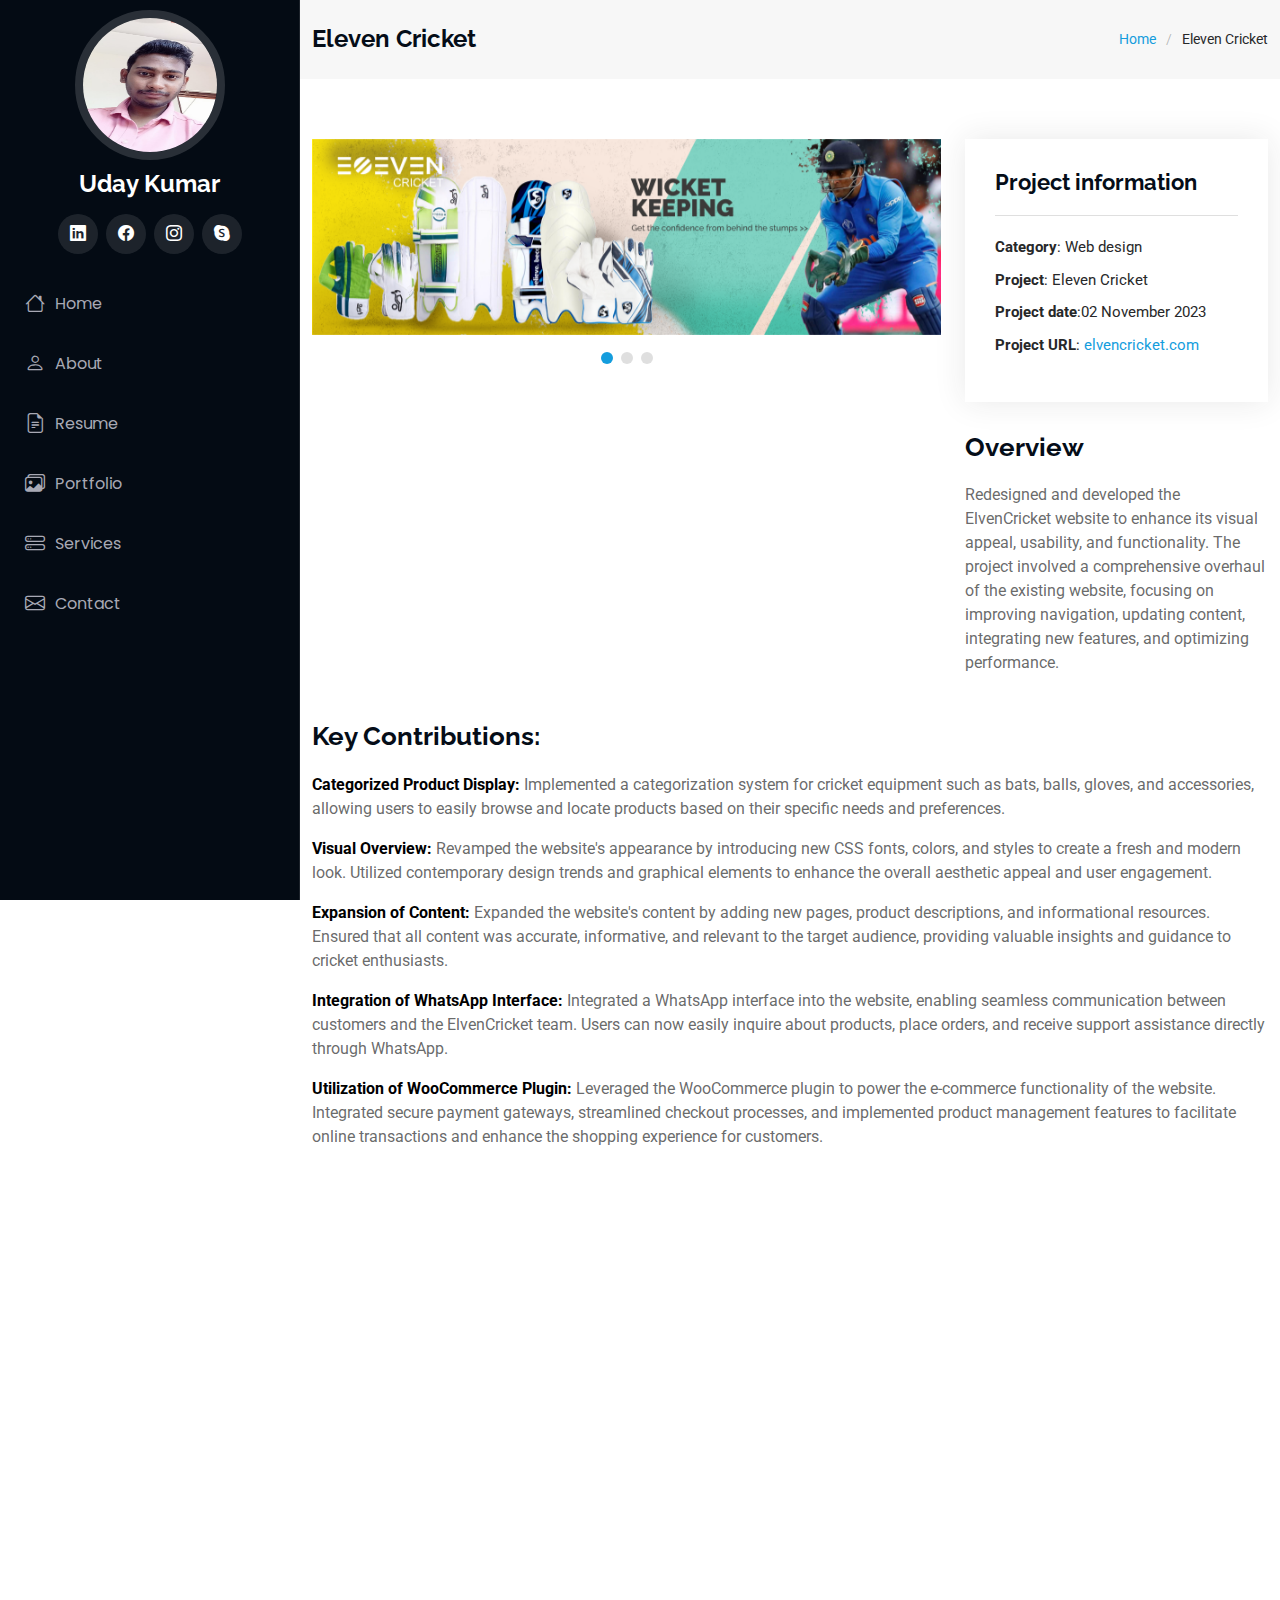
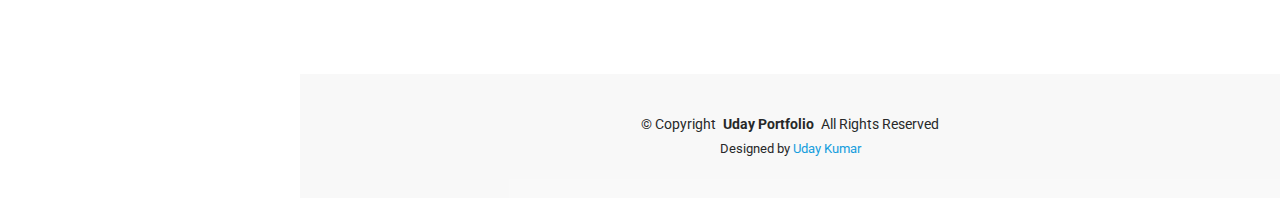
<file: elevencricketdetails.html>
<!DOCTYPE html>
<html lang="en">

<head>
  <meta charset="utf-8">
  <meta content="width=device-width, initial-scale=1.0" name="viewport">
  <title>ElevenCricket</title>
  <meta content="" name="description">
  <meta content="" name="keywords">
  <link href="assets/img/myprofile.jpg" rel="icon">
  <link href="assets/img/myprofile.jpg" rel="apple-touch-icon">
  <link href="https://fonts.googleapis.com" rel="preconnect">
  <link href="https://fonts.gstatic.com" rel="preconnect" crossorigin>
  <link
    href="https://fonts.googleapis.com/css2?family=Roboto:ital,wght@0,100;0,300;0,400;0,500;0,700;0,900;1,100;1,300;1,400;1,500;1,700;1,900&family=Poppins:ital,wght@0,100;0,200;0,300;0,400;0,500;0,600;0,700;0,800;0,900;1,100;1,200;1,300;1,400;1,500;1,600;1,700;1,800;1,900&family=Raleway:ital,wght@0,100;0,200;0,300;0,400;0,500;0,600;0,700;0,800;0,900;1,100;1,200;1,300;1,400;1,500;1,600;1,700;1,800;1,900&display=swap"
    rel="stylesheet">
  <link href="assets/vendor/bootstrap/css/bootstrap.min.css" rel="stylesheet">
  <link href="assets/vendor/bootstrap-icons/bootstrap-icons.css" rel="stylesheet">
  <link href="assets/vendor/aos/aos.css" rel="stylesheet">
  <link href="assets/vendor/glightbox/css/glightbox.min.css" rel="stylesheet">
  <link href="assets/vendor/swiper/swiper-bundle.min.css" rel="stylesheet">
  <link href="assets/css/main.css" rel="stylesheet">
</head>

<body class="portfolio-details-page">

  <header id="header" class="header d-flex flex-column">
    <i class="header-toggle d-xl-none bi bi-list"></i>

    <div class="profile-img">
      <img src="assets/img/myprofile.jpg" alt="" class="img-fluid rounded-circle">
    </div>

    <a href="index.html" class="logo d-flex align-items-center justify-content-center">
      <h1 class="sitename">Uday Kumar</h1>
    </a>

    <div class="social-links text-center">
      <a href="https://www.linkedin.com/in/uday-kumar-0290711aa/" class="linkedin"><i class="bi bi-linkedin"></i></a>
      <a href="https://www.facebook.com/murarishettyudaykumar" class="facebook"><i class="bi bi-facebook"></i></a>
      <a href="https://www.instagram.com/uday_kumar2345/" class="instagram"><i class="bi bi-instagram"></i></a>
      <a href="#" class="google-plus"><i class="bi bi-skype"></i></a>
    </div>

    <nav id="navmenu" class="navmenu">
      <ul>
        <li><a href="index.html"><i class="bi bi-house navicon"></i>Home</a></li>
        <li><a href="#about"><i class="bi bi-person navicon"></i> About</a></li>
        <li><a href="#resume"><i class="bi bi-file-earmark-text navicon"></i> Resume</a></li>
        <li><a href="#portfolio"><i class="bi bi-images navicon"></i> Portfolio</a></li>
        <li><a href="#services"><i class="bi bi-hdd-stack navicon"></i> Services</a></li>
        <li><a href="#contact"><i class="bi bi-envelope navicon"></i> Contact</a></li>
      </ul>
    </nav>

  </header>

  <main class="main">

    <!-- Page Title -->
    <div class="page-title" data-aos="fade">
      <div class="container d-lg-flex justify-content-between align-items-center">
        <h1 class="mb-2 mb-lg-0">Eleven Cricket</h1>
        <nav class="breadcrumbs">
          <ol>
            <li><a href="index.html">Home</a></li>
            <li class="current">Eleven Cricket</li>
          </ol>
        </nav>
      </div>
    </div><!-- End Page Title -->

    <!-- Portfolio Details Section -->
    <section id="portfolio-details" class="portfolio-details section">

      <div class="container" data-aos="fade-up" data-aos-delay="100">

        <div class="row gy-4">

          <div class="col-lg-8">
            <div class="portfolio-details-slider swiper init-swiper">

              <script type="application/json" class="swiper-config">
                {
                  "loop": true,
                  "speed": 600,
                  "autoplay": {
                    "delay": 5000
                  },
                  "slidesPerView": "auto",
                  "pagination": {
                    "el": ".swiper-pagination",
                    "type": "bullets",
                    "clickable": true
                  }
                }
              </script>

              <div class="swiper-wrapper align-items-center">

                <div class="swiper-slide">
                  <img src="images/elevenimg1.png" alt="">
                </div>

                <div class="swiper-slide">
                  <img src="images/elevenimg2.jpg" alt="">
                </div>

                <div class="swiper-slide">
                  <img src="images/elevenimg3.jpg" alt="">
                </div>

              </div>
              <div class="swiper-pagination"></div>
            </div>
          </div>

          <div class="col-lg-4">
            <div class="portfolio-info" data-aos="fade-up" data-aos-delay="200">
              <h3>Project information</h3>
              <ul>
                <li><strong>Category</strong>: Web design</li>
                <li><strong>Project</strong>: Eleven Cricket</li>
                <li><strong>Project date</strong>:02 November 2023</li>
                <li><strong>Project URL</strong>: <a href="https://elevencricket.com/" target="_blank">elvencricket.com</a></li>
              </ul>
            </div>
            <div class="portfolio-description" data-aos="fade-up" data-aos-delay="300">
              <h2>Overview</h2>
              <p>
                Redesigned and developed the ElvenCricket website to enhance its visual
                appeal, usability, and functionality. The project involved a comprehensive
                overhaul of the existing website, focusing on improving navigation, updating
                content, integrating new features, and optimizing performance.
              </p>
            </div>
          </div>
        </div>

      </div>
      <div class="container" data-aos="fade-up" data-aos-delay="100">
        <div class="portfolio-description" data-aos="fade-up" data-aos-delay="300">
          <h2>Key Contributions:</h2>
          <p><b style="color : #000000">Categorized Product Display: </b> Implemented a categorization system for
            cricket
            equipment such as bats, balls, gloves, and accessories, allowing users to easily
            browse and locate products based on their specific needs and preferences.</p>

          <p><b style="color : #000000">Visual Overview:</b> Revamped the website's appearance by introducing new
            CSS fonts, colors, and styles to create a fresh and modern look.
            Utilized contemporary design trends and graphical elements to enhance the
            overall aesthetic appeal and user engagement.
          </p>

          <p><b style="color : #000000">Expansion of Content: </b>Expanded the website's
            content by adding new pages, product descriptions, and informational resources.
            Ensured that all content was accurate, informative, and relevant to the target
            audience, providing valuable insights and guidance to cricket enthusiasts.</p>

          <p><b style="color : #000000">Integration of WhatsApp Interface: </b> Integrated a WhatsApp interface into the
            website,
            enabling seamless communication between customers and the ElvenCricket team.
            Users can now easily inquire about products, place orders, and receive support
            assistance directly through WhatsApp.</p>

          <p><b style="color : #000000">Utilization of WooCommerce Plugin: </b> Leveraged the WooCommerce
            plugin to power the e-commerce functionality of the website. Integrated secure
            payment gateways, streamlined checkout processes, and implemented product
            management features to facilitate online transactions and enhance the shopping
            experience for customers.</p>
        </div>
      </div>

      <div class="container" data-aos="fade-up" data-aos-delay="100">
        <div class="portfolio-description" data-aos="fade-up" data-aos-delay="300">
          <h2>Technologies Utilized:</h2>
          <p><b style="color : #000000">WordPress:</b>Built the website on the WordPress platform,
            leveraging its flexibility and scalability to accommodate the client's
            requirements and preferences effectively.</p>
          <p><b style="color : #000000">HTML/CSS:</b>Employed front-end technologies to customize the website's
            appearance and functionality, ensuring a seamless and visually appealing user experience across all devices.
          </p>
          <p><b style="color : #000000">WooCommerce: </b>Integrated the WooCommerce plugin to facilitate e-commerce
            operations,
            including product listings, inventory management, order processing, and payment transactions. </p>
          <p><b style="color : #000000">WhatsApp API: </b>Utilized the WhatsApp Business API to enable real-time
            communication between customers and the ElvenCricket team, enhancing customer
            support and engagement capabilities.</p>
        </div>
      </div>

      <div class="container" data-aos="fade-up" data-aos-delay="100">
        <p><b style="color: #000000;">Results : </b>
          The redesigned ElvenCricket website successfully achieved the client's objectives
          of improving user experience,
          increasing online visibility, and driving sales. The implementation of
          new features, enhanced visuals, and streamlined navigation contributed to a
          significant boost in website traffic, customer engagement, and revenue generation.
          The integration of the WhatsApp interface further enhanced customer satisfaction
          and communication, resulting in improved customer retention and loyalty.
        </p>
      </div>
      </div>

    </section>

  </main>

  <footer id="footer" class="footer position-relative">

    <div class="container">
      <div class="copyright text-center ">
        <p>© <span>Copyright</span> <strong class="px-1 sitename">Uday Portfolio</strong> <span>All Rights Reserved</span></p>
        </p>
      </div>
      <div class="credits">
        Designed by <a href="index.html">Uday Kumar</a>
      </div>
    </div>

  </footer>

  <!-- Scroll Top -->
  <a href="#" id="scroll-top" class="scroll-top d-flex align-items-center justify-content-center"><i
      class="bi bi-arrow-up-short"></i></a>

  <!-- Preloader -->
  <div id="preloader"></div>

  <!-- Vendor JS Files -->
  <script src="assets/vendor/bootstrap/js/bootstrap.bundle.min.js"></script>
  <script src="assets/vendor/php-email-form/validate.js"></script>
  <script src="assets/vendor/aos/aos.js"></script>
  <script src="assets/vendor/typed.js/typed.umd.js"></script>
  <script src="assets/vendor/purecounter/purecounter_vanilla.js"></script>
  <script src="assets/vendor/waypoints/noframework.waypoints.js"></script>
  <script src="assets/vendor/glightbox/js/glightbox.min.js"></script>
  <script src="assets/vendor/imagesloaded/imagesloaded.pkgd.min.js"></script>
  <script src="assets/vendor/isotope-layout/isotope.pkgd.min.js"></script>
  <script src="assets/vendor/swiper/swiper-bundle.min.js"></script>

  <!-- Main JS File -->
  <script src="assets/js/main.js"></script>

</body>

</html>
</file>
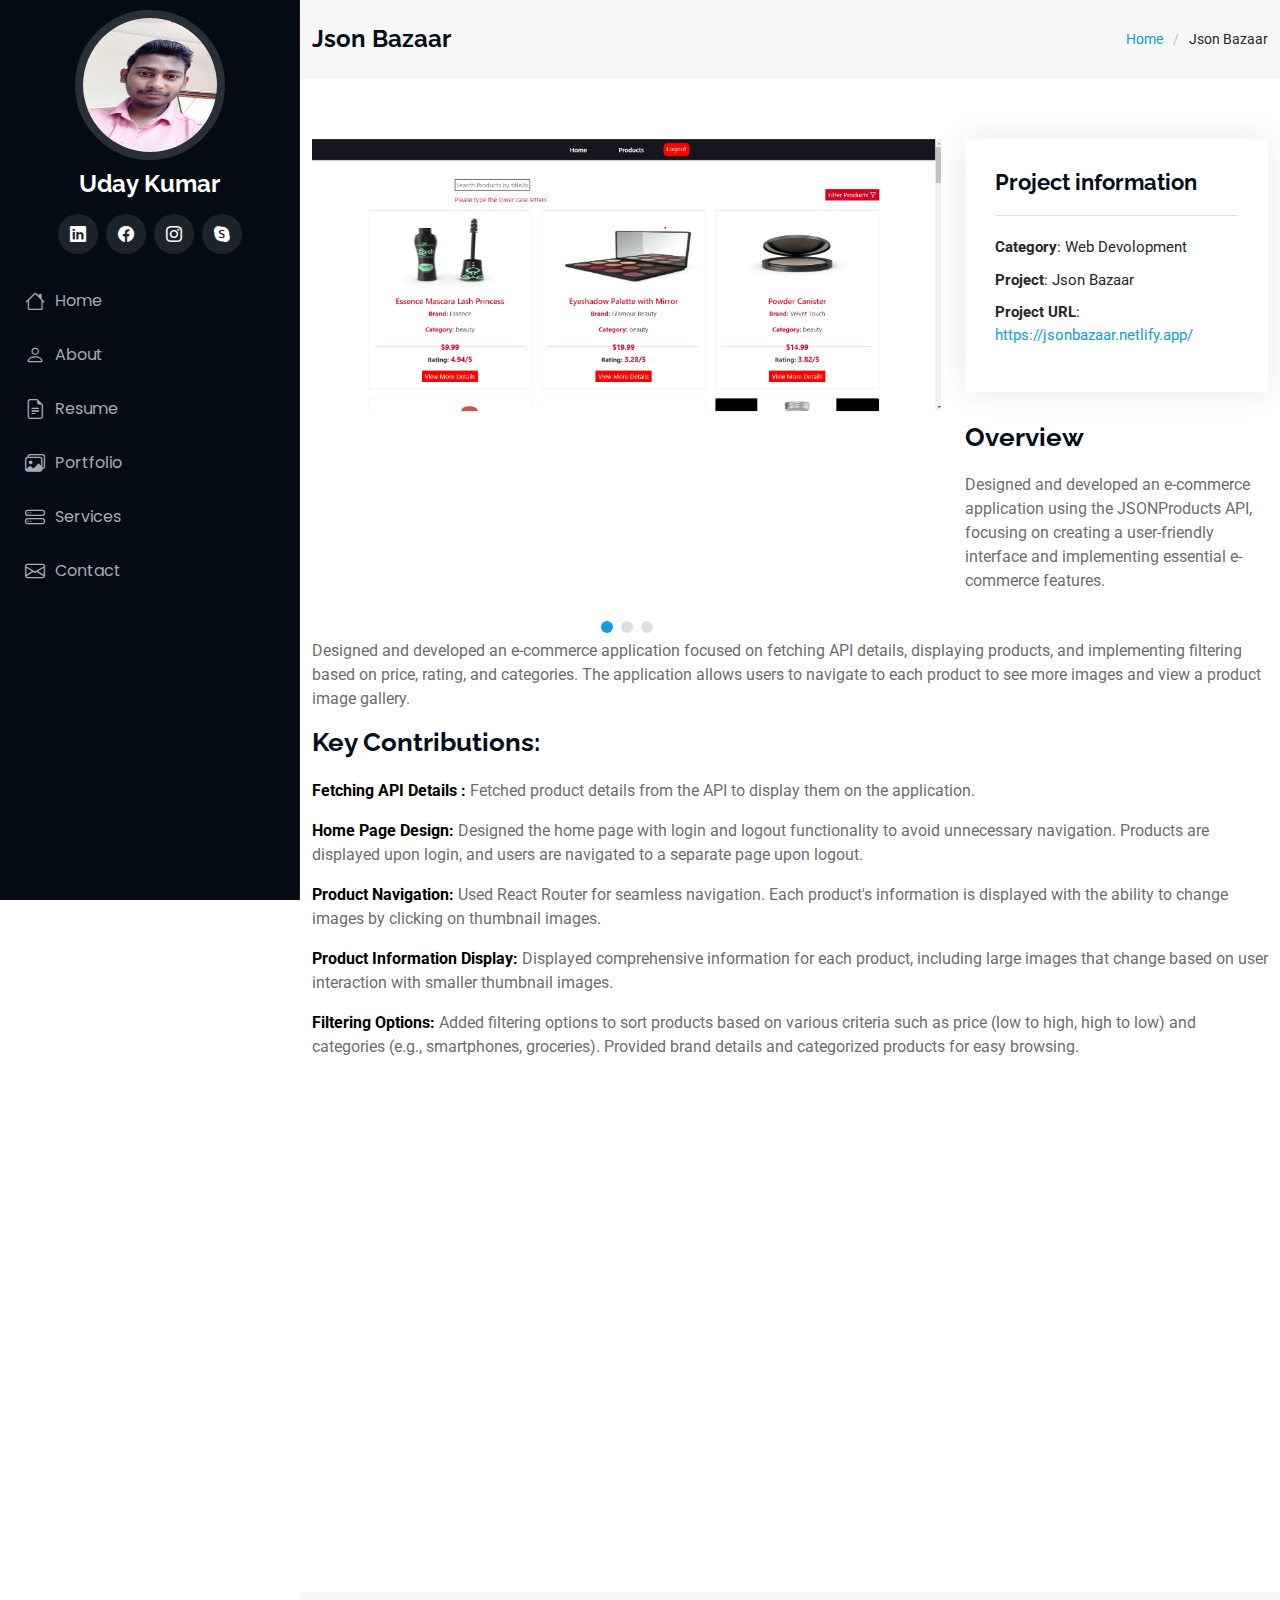
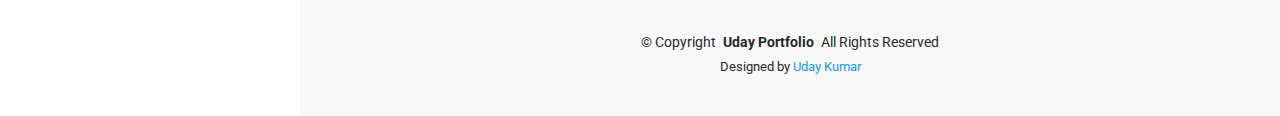
<file: jsonbazaardetails.html>
<html lang="en">
<head>
  <meta charset="utf-8">
  <meta content="width=device-width, initial-scale=1.0" name="viewport">
  <title>Json Bazaar</title>
  <meta content="" name="description">
  <meta content="" name="keywords">
  <link href="assets/img/myprofile.jpg" rel="icon">
  <link href="assets/img/myprofile.jpg" rel="apple-touch-icon">
  <link href="https://fonts.googleapis.com" rel="preconnect">
  <link href="https://fonts.gstatic.com" rel="preconnect" crossorigin>
  <link
    href="https://fonts.googleapis.com/css2?family=Roboto:ital,wght@0,100;0,300;0,400;0,500;0,700;0,900;1,100;1,300;1,400;1,500;1,700;1,900&family=Poppins:ital,wght@0,100;0,200;0,300;0,400;0,500;0,600;0,700;0,800;0,900;1,100;1,200;1,300;1,400;1,500;1,600;1,700;1,800;1,900&family=Raleway:ital,wght@0,100;0,200;0,300;0,400;0,500;0,600;0,700;0,800;0,900;1,100;1,200;1,300;1,400;1,500;1,600;1,700;1,800;1,900&display=swap"
    rel="stylesheet">
  <link href="assets/vendor/bootstrap/css/bootstrap.min.css" rel="stylesheet">
  <link href="assets/vendor/bootstrap-icons/bootstrap-icons.css" rel="stylesheet">
  <link href="assets/vendor/aos/aos.css" rel="stylesheet">
  <link href="assets/vendor/glightbox/css/glightbox.min.css" rel="stylesheet">
  <link href="assets/vendor/swiper/swiper-bundle.min.css" rel="stylesheet">
  <link href="assets/css/main.css" rel="stylesheet">
</head>

<body class="portfolio-details-page">

  <header id="header" class="header d-flex flex-column">
    <i class="header-toggle d-xl-none bi bi-list"></i>

    <div class="profile-img">
      <img src="assets/img/myprofile.jpg" alt="" class="img-fluid rounded-circle">
    </div>

    <a href="index.html" class="logo d-flex align-items-center justify-content-center">
      <h1 class="sitename">Uday Kumar</h1>
    </a>

    <div class="social-links text-center">
      <a href="https://www.linkedin.com/in/uday-kumar-0290711aa/" class="linkedin"><i class="bi bi-linkedin"></i></a>
      <a href="https://www.facebook.com/murarishettyudaykumar" class="facebook"><i class="bi bi-facebook"></i></a>
      <a href="https://www.instagram.com/uday_kumar2345/" class="instagram"><i class="bi bi-instagram"></i></a>
      <a href="#" class="google-plus"><i class="bi bi-skype"></i></a>
    </div>

    <nav id="navmenu" class="navmenu">
      <ul>
        <li><a href="index.html"><i class="bi bi-house navicon"></i>Home</a></li>
        <li><a href="#about"><i class="bi bi-person navicon"></i> About</a></li>
        <li><a href="#resume"><i class="bi bi-file-earmark-text navicon"></i> Resume</a></li>
        <li><a href="#portfolio"><i class="bi bi-images navicon"></i> Portfolio</a></li>
        <li><a href="#services"><i class="bi bi-hdd-stack navicon"></i> Services</a></li>
        <li><a href="#contact"><i class="bi bi-envelope navicon"></i> Contact</a></li>
      </ul>
    </nav>

  </header>

  <main class="main">

    <!-- Page Title -->
    <div class="page-title" data-aos="fade">
      <div class="container d-lg-flex justify-content-between align-items-center">
        <h1 class="mb-2 mb-lg-0">Json Bazaar</h1>
        <nav class="breadcrumbs">
          <ol>
            <li><a href="index.html">Home</a></li>
            <li class="current">Json Bazaar</li>
          </ol>
        </nav>
      </div>
    </div><!-- End Page Title -->

    <!-- Portfolio Details Section -->
    <section id="portfolio-details" class="portfolio-details section">

      <div class="container" data-aos="fade-up" data-aos-delay="100">

        <div class="row gy-4">

          <div class="col-lg-8">
            <div class="portfolio-details-slider swiper init-swiper">

              <script type="application/json" class="swiper-config">
                {
                  "loop": true,
                  "speed": 600,
                  "autoplay": {
                    "delay": 5000
                  },
                  "slidesPerView": "auto",
                  "pagination": {
                    "el": ".swiper-pagination",
                    "type": "bullets",
                    "clickable": true
                  }
                }
              </script>

              <div class="swiper-wrapper align-items-center">

                <div class="swiper-slide">
                  <img src="images/json1.png" alt="">
                </div>

                <div class="swiper-slide">
                  <img src="images/json2.png" alt="">
                </div>

                <div class="swiper-slide">
                  <img src="images/json3.png" alt="">
                </div>

              </div>
              <div class="swiper-pagination"></div>
            </div>
          </div>

          <div class="col-lg-4">
            <div class="portfolio-info" data-aos="fade-up" data-aos-delay="200">
              <h3>Project information</h3>
              <ul>
                <li><strong>Category</strong>: Web Devolopment</li>
                <li><strong>Project</strong>: Json Bazaar</li>
                <li><strong>Project URL</strong>: <a href="https://jsonbazaar.netlify.app/" target="_blank">https://jsonbazaar.netlify.app/</a></li>
              </ul>
            </div>
            <div class="portfolio-description" data-aos="fade-up" data-aos-delay="300">
              <h2>Overview</h2>
              <p>Designed and developed an e-commerce application using the JSONProducts API, 
                focusing on creating a user-friendly interface and implementing essential 
                e-commerce features.</p>
            </div>
          </div>
        </div>

      </div>
      <div class="container" data-aos="fade-up" data-aos-delay="100">
        <div class="portfolio-description" data-aos="fade-up" data-aos-delay="300">
            <p>
                Designed and developed an e-commerce application focused on 
                fetching API details, displaying products, and implementing
                filtering based on price, rating, and categories. 
                The application allows users to navigate to each product to see 
                more images and view a product image gallery.
            </p>
          <h2>Key Contributions:</h2>
          <p><b style="color : #000000">Fetching API Details : </b>   
            Fetched product details from the API to display them on the application.
          </p>
          <p><b style="color : #000000">Home Page Design: </b>   
            Designed the home page with login and logout functionality to avoid 
            unnecessary navigation. Products are displayed upon login, and users 
            are navigated to a separate page upon logout.
          </p>
          <p><b style="color : #000000">Product Navigation: </b>   
            Used React Router for seamless navigation. Each product's 
            information is displayed with the ability to change images by
            clicking on thumbnail images.
          </p>
          <p><b style="color : #000000">Product Information Display:</b>   
            Displayed comprehensive information for each product, including 
            large images that change based on user interaction with smaller 
            thumbnail images.
          </p>
          <p><b style="color : #000000">Filtering Options:</b>   
            Added filtering options to sort products based on various 
            criteria such as price (low to high, high to low) and categories 
            (e.g., smartphones, groceries). Provided brand details and 
            categorized products for easy browsing.
          </p>
        </div>
      </div>

      <div class="container" data-aos="fade-up" data-aos-delay="100">
        <div class="portfolio-description" data-aos="fade-up" data-aos-delay="300">
          <h2>Technologies Utilized:</h2>
          <p><b style="color : #000000">HTML/CSS:</b>
            Employed front-end technologies to customize the website's
            appearance and functionality, ensuring a seamless and visually 
            appealing user experience across all devices.
          </p>
          <p><b style="color: #000000">Bootstrap:</b> 
            Utilized Bootstrap to create a responsive design, 
            ensuring that the application is accessible and visually 
            appealing on a wide range of devices, including desktops, 
            tablets, and smartphones.
          </p>
          <p><b style="color: #000000">React:</b> 
            Implemented various functionalities using React, including fetching 
            and displaying product details from APIs. Designed a home page 
            with login and logout functionality to manage user navigation. 
            Leveraged React Router for seamless product navigation, enabling 
            users to view detailed information and image galleries for each 
            product. Added filtering options to sort products based on price, 
            rating, and categories, providing a dynamic and interactive 
            user experience.
          </p>
        </div>
      </div>

      <div class="container" data-aos="fade-up" data-aos-delay="100">
        <p><b style="color: #000000">Results:</b> 
            Developed an e-commerce application that successfully 
            incorporates key features of a modern shopping platform. 
            The implementation of product details, price and category-based 
            filtering, and seamless navigation provided a comprehensive and 
            user-friendly experience. The application allows users to view 
            detailed product information and image galleries, enhancing 
            their shopping experience. The visually appealing design, intuitive 
            navigation, and optimized performance contributed to an improved 
            user experience, driving increased engagement and usability of the app.
        </p>    
      </div>
      </div>
    </section>
  </main>
  <footer id="footer" class="footer position-relative">
    <div class="container">
      <div class="copyright text-center ">
        <p>© <span>Copyright</span> <strong class="px-1 sitename">Uday Portfolio</strong> <span>All Rights Reserved</span></p>
        </p>
      </div>
      <div class="credits">
        <!-- All the links in the footer should remain intact. -->
        <!-- You can delete the links only if you've purchased the pro version. -->
        <!-- Licensing information: https://bootstrapmade.com/license/ -->
        <!-- Purchase the pro version with working PHP/AJAX contact form: [buy-url] -->
        Designed by <a href="index.html">Uday Kumar</a>
      </div>
    </div>

  </footer>

  <!-- Scroll Top -->
  <a href="#" id="scroll-top" class="scroll-top d-flex align-items-center justify-content-center"><i
      class="bi bi-arrow-up-short"></i></a>

  <!-- Preloader -->
  <div id="preloader"></div>

  <!-- Vendor JS Files -->
  <script src="assets/vendor/bootstrap/js/bootstrap.bundle.min.js"></script>
  <script src="assets/vendor/php-email-form/validate.js"></script>
  <script src="assets/vendor/aos/aos.js"></script>
  <script src="assets/vendor/typed.js/typed.umd.js"></script>
  <script src="assets/vendor/purecounter/purecounter_vanilla.js"></script>
  <script src="assets/vendor/waypoints/noframework.waypoints.js"></script>
  <script src="assets/vendor/glightbox/js/glightbox.min.js"></script>
  <script src="assets/vendor/imagesloaded/imagesloaded.pkgd.min.js"></script>
  <script src="assets/vendor/isotope-layout/isotope.pkgd.min.js"></script>
  <script src="assets/vendor/swiper/swiper-bundle.min.js"></script>

  <!-- Main JS File -->
  <script src="assets/js/main.js"></script>

</body>

</html>
</file>
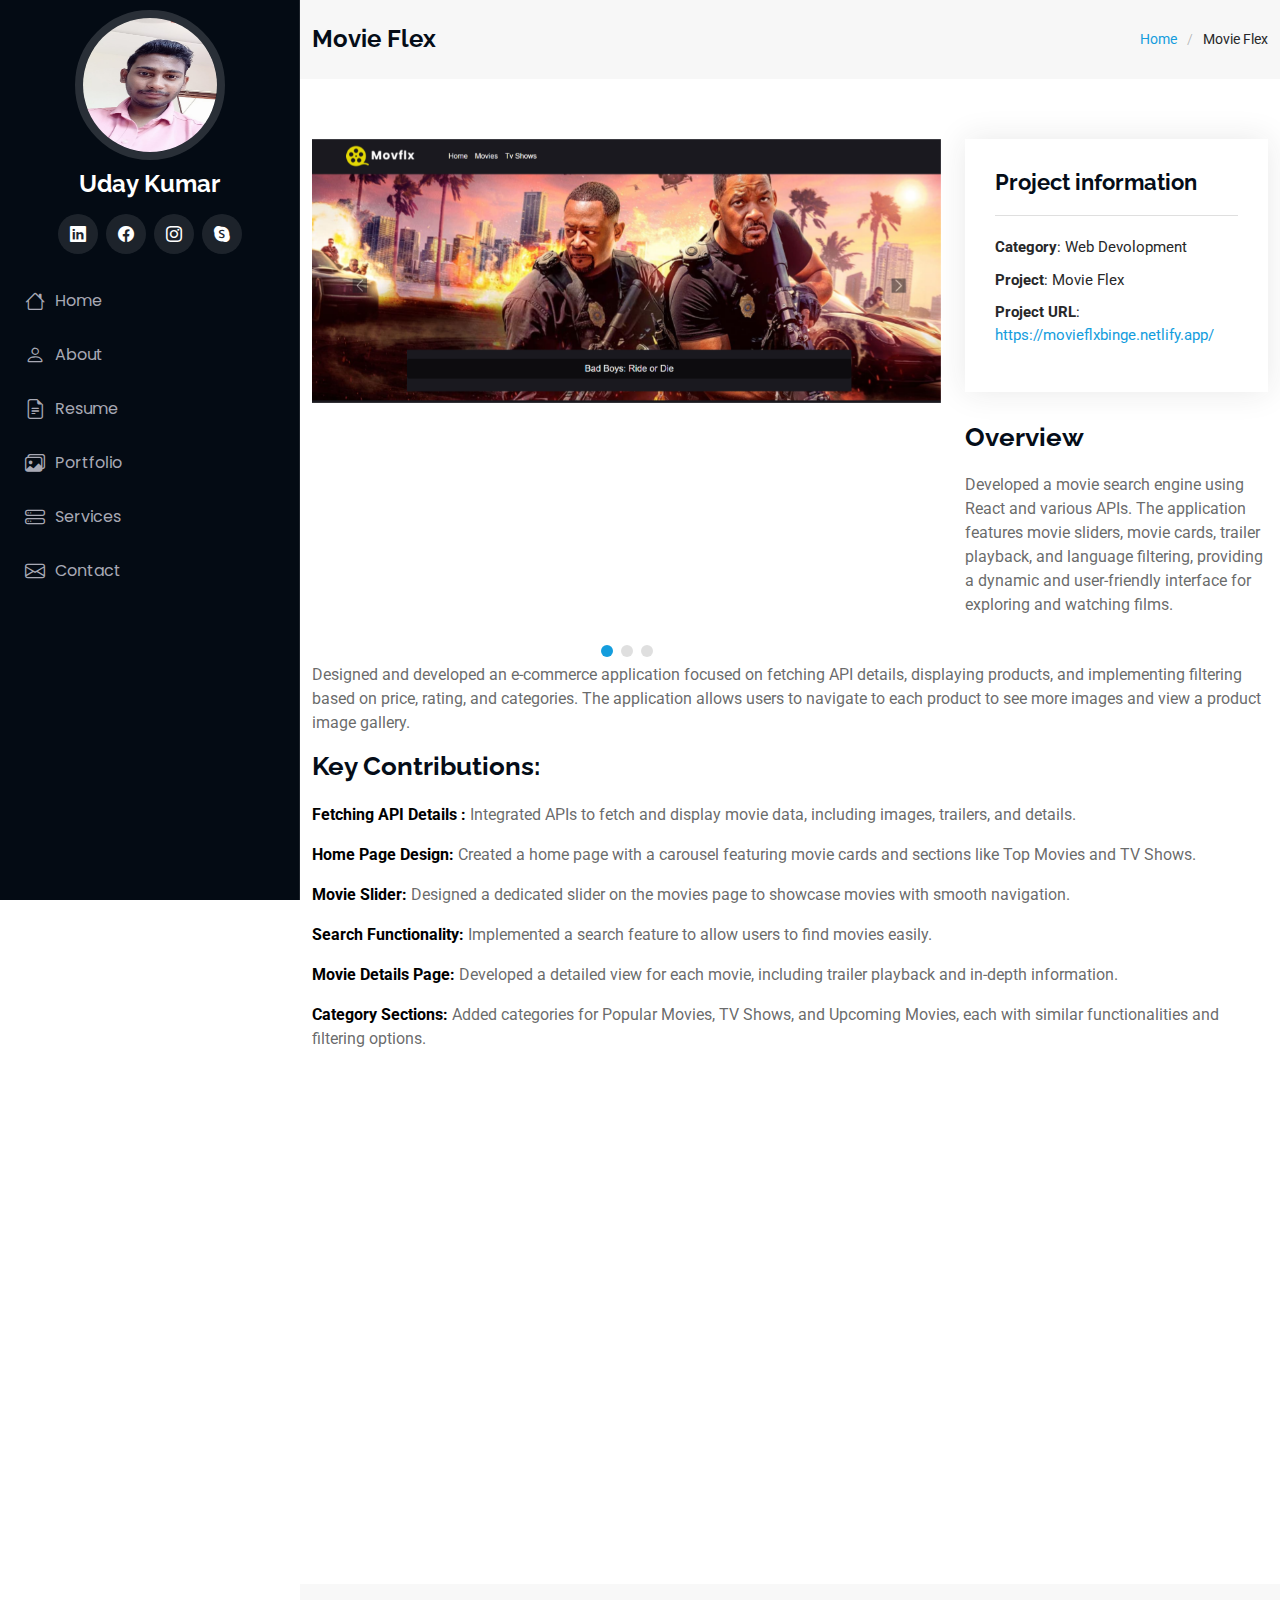
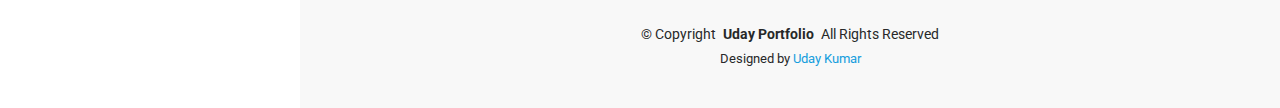
<file: movieflexdetails.html>
<html lang="en">
<head>
  <meta charset="utf-8">
  <meta content="width=device-width, initial-scale=1.0" name="viewport">
  <title>Movie Flex</title>
  <meta content="" name="description">
  <meta content="" name="keywords">
  <link href="assets/img/myprofile.jpg" rel="icon">
  <link href="assets/img/myprofile.jpg" rel="apple-touch-icon">
  <link href="https://fonts.googleapis.com" rel="preconnect">
  <link href="https://fonts.gstatic.com" rel="preconnect" crossorigin>
  <link
    href="https://fonts.googleapis.com/css2?family=Roboto:ital,wght@0,100;0,300;0,400;0,500;0,700;0,900;1,100;1,300;1,400;1,500;1,700;1,900&family=Poppins:ital,wght@0,100;0,200;0,300;0,400;0,500;0,600;0,700;0,800;0,900;1,100;1,200;1,300;1,400;1,500;1,600;1,700;1,800;1,900&family=Raleway:ital,wght@0,100;0,200;0,300;0,400;0,500;0,600;0,700;0,800;0,900;1,100;1,200;1,300;1,400;1,500;1,600;1,700;1,800;1,900&display=swap"
    rel="stylesheet">
  <link href="assets/vendor/bootstrap/css/bootstrap.min.css" rel="stylesheet">
  <link href="assets/vendor/bootstrap-icons/bootstrap-icons.css" rel="stylesheet">
  <link href="assets/vendor/aos/aos.css" rel="stylesheet">
  <link href="assets/vendor/glightbox/css/glightbox.min.css" rel="stylesheet">
  <link href="assets/vendor/swiper/swiper-bundle.min.css" rel="stylesheet">
  <link href="assets/css/main.css" rel="stylesheet">
</head>

<body class="portfolio-details-page">

  <header id="header" class="header d-flex flex-column">
    <i class="header-toggle d-xl-none bi bi-list"></i>

    <div class="profile-img">
      <img src="assets/img/myprofile.jpg" alt="" class="img-fluid rounded-circle">
    </div>

    <a href="index.html" class="logo d-flex align-items-center justify-content-center">
      <h1 class="sitename">Uday Kumar</h1>
    </a>

    <div class="social-links text-center">
      <a href="https://www.linkedin.com/in/uday-kumar-0290711aa/" class="linkedin"><i class="bi bi-linkedin"></i></a>
      <a href="https://www.facebook.com/murarishettyudaykumar" class="facebook"><i class="bi bi-facebook"></i></a>
      <a href="https://www.instagram.com/uday_kumar2345/" class="instagram"><i class="bi bi-instagram"></i></a>
      <a href="#" class="google-plus"><i class="bi bi-skype"></i></a>
    </div>

    <nav id="navmenu" class="navmenu">
      <ul>
        <li><a href="index.html"><i class="bi bi-house navicon"></i>Home</a></li>
        <li><a href="#about"><i class="bi bi-person navicon"></i> About</a></li>
        <li><a href="#resume"><i class="bi bi-file-earmark-text navicon"></i> Resume</a></li>
        <li><a href="#portfolio"><i class="bi bi-images navicon"></i> Portfolio</a></li>
        <li><a href="#services"><i class="bi bi-hdd-stack navicon"></i> Services</a></li>
        <li><a href="#contact"><i class="bi bi-envelope navicon"></i> Contact</a></li>
      </ul>
    </nav>

  </header>

  <main class="main">

    <!-- Page Title -->
    <div class="page-title" data-aos="fade">
      <div class="container d-lg-flex justify-content-between align-items-center">
        <h1 class="mb-2 mb-lg-0">Movie Flex</h1>
        <nav class="breadcrumbs">
          <ol>
            <li><a href="index.html">Home</a></li>
            <li class="current">Movie Flex</li>
          </ol>
        </nav>
      </div>
    </div><!-- End Page Title -->

    <!-- Portfolio Details Section -->
    <section id="portfolio-details" class="portfolio-details section">

      <div class="container" data-aos="fade-up" data-aos-delay="100">

        <div class="row gy-4">

          <div class="col-lg-8">
            <div class="portfolio-details-slider swiper init-swiper">

              <script type="application/json" class="swiper-config">
                {
                  "loop": true,
                  "speed": 600,
                  "autoplay": {
                    "delay": 5000
                  },
                  "slidesPerView": "auto",
                  "pagination": {
                    "el": ".swiper-pagination",
                    "type": "bullets",
                    "clickable": true
                  }
                }
              </script>

              <div class="swiper-wrapper align-items-center">

                <div class="swiper-slide">
                  <img src="images/movie1.png" alt="">
                </div>

                <div class="swiper-slide">
                  <img src="images/movie2.png" alt="">
                </div>

                <div class="swiper-slide">
                  <img src="images/movie3.png" alt="">
                </div>

              </div>
              <div class="swiper-pagination"></div>
            </div>
          </div>

          <div class="col-lg-4">
            <div class="portfolio-info" data-aos="fade-up" data-aos-delay="200">
              <h3>Project information</h3>
              <ul>
                <li><strong>Category</strong>: Web Devolopment</li>
                <li><strong>Project</strong>: Movie Flex</li>
                <li><strong>Project URL</strong>: <a href="https://movieflxbinge.netlify.app/" target="_blank">https://movieflxbinge.netlify.app/</a></li>
              </ul>
            </div>
            <div class="portfolio-description" data-aos="fade-up" data-aos-delay="300">
              <h2>Overview</h2>
              <p>Developed a movie search engine using React and various APIs.
                The application features movie sliders, movie cards, trailer playback, 
                and language filtering, providing a dynamic and 
                user-friendly interface for exploring and watching films.</p>
            </div>
          </div>
        </div>

      </div>
      <div class="container" data-aos="fade-up" data-aos-delay="100">
        <div class="portfolio-description" data-aos="fade-up" data-aos-delay="300">
            <p>
                Designed and developed an e-commerce application focused on 
                fetching API details, displaying products, and implementing
                filtering based on price, rating, and categories. 
                The application allows users to navigate to each product to see 
                more images and view a product image gallery.
            </p>
          <h2>Key Contributions:</h2>
          <p><b style="color : #000000">Fetching API Details : </b>   
            Integrated APIs to fetch and display movie data,
             including images, trailers, and details.
          </p>
          <p><b style="color : #000000">Home Page Design:</b>   
            Created a home page with a carousel featuring movie
             cards and sections like Top Movies and TV Shows.
          </p>
          <p><b style="color : #000000">Movie Slider: </b>   
            Designed a dedicated slider on the movies page to showcase 
            movies with smooth navigation.
          </p>
          <p><b style="color : #000000">Search Functionality:</b>   
            Implemented a search feature to allow users 
            to find movies easily.
          </p>
          <p><b style="color : #000000">Movie Details Page:</b>   
            Developed a detailed view for each movie, 
            including trailer playback and in-depth information.
          </p>
          <p><b style="color : #000000">Category Sections: </b>   
          Added categories for Popular Movies, TV Shows, and Upcoming Movies, 
          each with similar functionalities and filtering options.  
          </p>
        </div>
      </div>

      <div class="container" data-aos="fade-up" data-aos-delay="100">
        <div class="portfolio-description" data-aos="fade-up" data-aos-delay="300">
          <h2>Technologies Utilized:</h2>
          <p><b style="color : #000000">HTML/CSS:</b>
            Employed front-end technologies to customize the website's
            appearance and functionality, ensuring a seamless and visually 
            appealing user experience across all devices.
          </p>
          <p><b style="color: #000000">Bootstrap:</b> 
            Utilized Bootstrap to create a responsive design, 
            ensuring that the application is accessible and visually 
            appealing on a wide range of devices, including desktops, 
            tablets, and smartphones.
          </p>
          <p><b style="color: #000000">React:</b> 
            Implemented various functionalities using React, 
            including fetching and displaying movie details from APIs. 
            Designed a home page with sections for Top Movies and TV Shows, 
            incorporating a carousel for featured content. Utilized React 
            Router for seamless navigation, allowing users to view detailed 
            information and trailers for each movie. Added search functionality 
            and category filters for Popular Movies, TV Shows, and Upcoming Movies, 
            enhancing the interactive and user-friendly experience.
          </p>
        </div>
      </div>

      <div class="container" data-aos="fade-up" data-aos-delay="100">
        <p><b style="color: #000000">Results:</b> 
            Developed a movie search engine that effectively 
            integrates core features of a modern entertainment platform. 
            Implemented functionalities for detailed movie information, trailer 
            playback, and category-based filtering, providing a rich and user-friendly 
            experience. The application includes a dynamic home page with 
            carousels, search functionality, and well-organized categories 
            such as Popular Movies, TV Shows, and Upcoming Movies. 
            The visually engaging design, intuitive navigation, and 
            optimized performance significantly enhanced user interaction 
            and satisfaction, leading to increased engagement and overall usability.
        </p>    
      </div>
      </div>
    </section>
  </main>
  <footer id="footer" class="footer position-relative">
    <div class="container">
      <div class="copyright text-center ">
        <p>© <span>Copyright</span> <strong class="px-1 sitename">Uday Portfolio</strong> <span>All Rights Reserved</span></p>
        </p>
      </div>
      <div class="credits">
        <!-- All the links in the footer should remain intact. -->
        <!-- You can delete the links only if you've purchased the pro version. -->
        <!-- Licensing information: https://bootstrapmade.com/license/ -->
        <!-- Purchase the pro version with working PHP/AJAX contact form: [buy-url] -->
        Designed by <a href="index.html">Uday Kumar</a>
      </div>
    </div>

  </footer>

  <!-- Scroll Top -->
  <a href="#" id="scroll-top" class="scroll-top d-flex align-items-center justify-content-center"><i
      class="bi bi-arrow-up-short"></i></a>

  <!-- Preloader -->
  <div id="preloader"></div>

  <!-- Vendor JS Files -->
  <script src="assets/vendor/bootstrap/js/bootstrap.bundle.min.js"></script>
  <script src="assets/vendor/php-email-form/validate.js"></script>
  <script src="assets/vendor/aos/aos.js"></script>
  <script src="assets/vendor/typed.js/typed.umd.js"></script>
  <script src="assets/vendor/purecounter/purecounter_vanilla.js"></script>
  <script src="assets/vendor/waypoints/noframework.waypoints.js"></script>
  <script src="assets/vendor/glightbox/js/glightbox.min.js"></script>
  <script src="assets/vendor/imagesloaded/imagesloaded.pkgd.min.js"></script>
  <script src="assets/vendor/isotope-layout/isotope.pkgd.min.js"></script>
  <script src="assets/vendor/swiper/swiper-bundle.min.js"></script>

  <!-- Main JS File -->
  <script src="assets/js/main.js"></script>

</body>

</html>
</file>
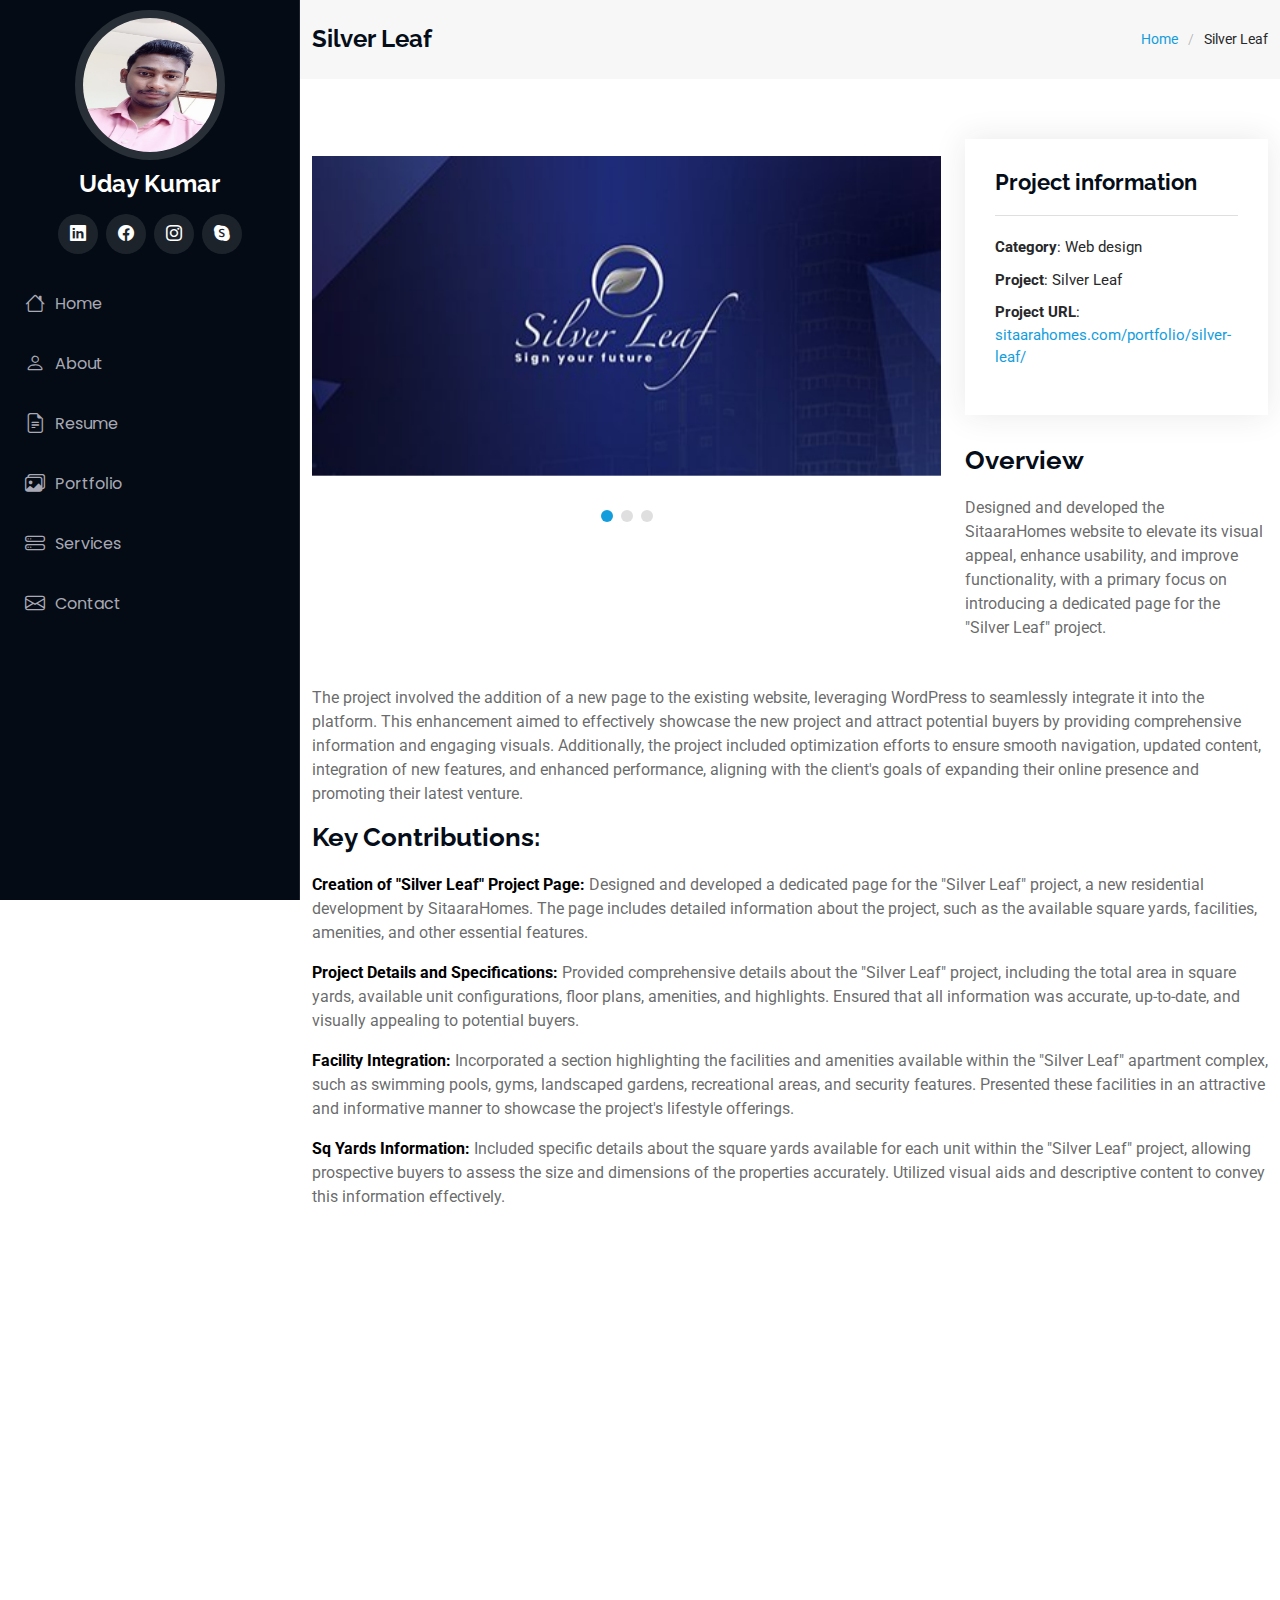
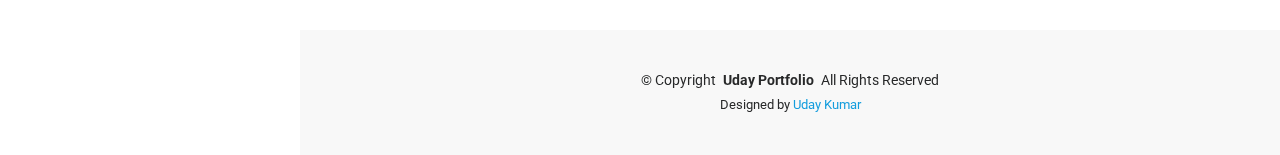
<file: silverleafdetails.html>
<!DOCTYPE html>
<html lang="en">

<head>
  <meta charset="utf-8">
  <meta content="width=device-width, initial-scale=1.0" name="viewport">
  <title>Silver Leaf</title>
  <meta content="" name="description">
  <meta content="" name="keywords">
  <link href="assets/img/myprofile.jpg" rel="icon">
  <link href="assets/img/myprofile.jpg" rel="apple-touch-icon">
  <link href="https://fonts.googleapis.com" rel="preconnect">
  <link href="https://fonts.gstatic.com" rel="preconnect" crossorigin>
  <link
    href="https://fonts.googleapis.com/css2?family=Roboto:ital,wght@0,100;0,300;0,400;0,500;0,700;0,900;1,100;1,300;1,400;1,500;1,700;1,900&family=Poppins:ital,wght@0,100;0,200;0,300;0,400;0,500;0,600;0,700;0,800;0,900;1,100;1,200;1,300;1,400;1,500;1,600;1,700;1,800;1,900&family=Raleway:ital,wght@0,100;0,200;0,300;0,400;0,500;0,600;0,700;0,800;0,900;1,100;1,200;1,300;1,400;1,500;1,600;1,700;1,800;1,900&display=swap"
    rel="stylesheet">
  <link href="assets/vendor/bootstrap/css/bootstrap.min.css" rel="stylesheet">
  <link href="assets/vendor/bootstrap-icons/bootstrap-icons.css" rel="stylesheet">
  <link href="assets/vendor/aos/aos.css" rel="stylesheet">
  <link href="assets/vendor/glightbox/css/glightbox.min.css" rel="stylesheet">
  <link href="assets/vendor/swiper/swiper-bundle.min.css" rel="stylesheet">
  <link href="assets/css/main.css" rel="stylesheet">
</head>

<body class="portfolio-details-page">

  <header id="header" class="header d-flex flex-column">
    <i class="header-toggle d-xl-none bi bi-list"></i>

    <div class="profile-img">
      <img src="assets/img/myprofile.jpg" alt="" class="img-fluid rounded-circle">
    </div>

    <a href="index.html" class="logo d-flex align-items-center justify-content-center">
      <h1 class="sitename">Uday Kumar</h1>
    </a>

    <div class="social-links text-center">
      <a href="https://www.linkedin.com/in/uday-kumar-0290711aa/" class="linkedin"><i class="bi bi-linkedin"></i></a>
      <a href="https://www.facebook.com/murarishettyudaykumar" class="facebook"><i class="bi bi-facebook"></i></a>
      <a href="https://www.instagram.com/uday_kumar2345/" class="instagram"><i class="bi bi-instagram"></i></a>
      <a href="#" class="google-plus"><i class="bi bi-skype"></i></a>
    </div>

    <nav id="navmenu" class="navmenu">
      <ul>
        <li><a href="index.html"><i class="bi bi-house navicon"></i>Home</a></li>
        <li><a href="#about"><i class="bi bi-person navicon"></i> About</a></li>
        <li><a href="#resume"><i class="bi bi-file-earmark-text navicon"></i> Resume</a></li>
        <li><a href="#portfolio"><i class="bi bi-images navicon"></i> Portfolio</a></li>
        <li><a href="#services"><i class="bi bi-hdd-stack navicon"></i> Services</a></li>
        <li><a href="#contact"><i class="bi bi-envelope navicon"></i> Contact</a></li>
      </ul>
    </nav>

  </header>

  <main class="main">

    <!-- Page Title -->
    <div class="page-title" data-aos="fade">
      <div class="container d-lg-flex justify-content-between align-items-center">
        <h1 class="mb-2 mb-lg-0">Silver Leaf</h1>
        <nav class="breadcrumbs">
          <ol>
            <li><a href="index.html">Home</a></li>
            <li class="current">Silver Leaf</li>
          </ol>
        </nav>
      </div>
    </div><!-- End Page Title -->

    <!-- Portfolio Details Section -->
    <section id="portfolio-details" class="portfolio-details section">

      <div class="container" data-aos="fade-up" data-aos-delay="100">

        <div class="row gy-4">

          <div class="col-lg-8">
            <div class="portfolio-details-slider swiper init-swiper">

              <script type="application/json" class="swiper-config">
                {
                  "loop": true,
                  "speed": 600,
                  "autoplay": {
                    "delay": 5000
                  },
                  "slidesPerView": "auto",
                  "pagination": {
                    "el": ".swiper-pagination",
                    "type": "bullets",
                    "clickable": true
                  }
                }
              </script>

              <div class="swiper-wrapper align-items-center">

                <div class="swiper-slide">
                  <img src="images/silverleafproj.jpg" alt="">
                </div>

                <div class="swiper-slide">
                  <img src="images/silverleaf1.jpeg" alt="">
                </div>

                <div class="swiper-slide">
                  <img src="images/silverleaf2.jpeg" alt="">
                </div>

              </div>
              <div class="swiper-pagination"></div>
            </div>
          </div>

          <div class="col-lg-4">
            <div class="portfolio-info" data-aos="fade-up" data-aos-delay="200">
              <h3>Project information</h3>
              <ul>
                <li><strong>Category</strong>: Web design</li>
                <li><strong>Project</strong>: Silver Leaf</li>
                <li><strong>Project URL</strong>: <a href="https://sitaarahomes.com/portfolio/silver-leaf/" target="_blank">sitaarahomes.com/portfolio/silver-leaf/</a></li>
              </ul>
            </div>
            <div class="portfolio-description" data-aos="fade-up" data-aos-delay="300">
              <h2>Overview</h2>
              <p>
                Designed and developed the SitaaraHomes website to elevate its visual appeal, enhance usability, 
                and improve functionality, with a primary focus on introducing a dedicated 
                page for the "Silver Leaf" project.</p>
            </div>
          </div>
        </div>

      </div>
      <div class="container" data-aos="fade-up" data-aos-delay="100">
        <div class="portfolio-description" data-aos="fade-up" data-aos-delay="300">
            <p>The project involved the addition of a 
              new page to the existing website, leveraging WordPress to seamlessly integrate 
              it into the platform. This enhancement aimed to effectively showcase the new 
              project and attract potential buyers by providing comprehensive information and 
              engaging visuals. Additionally, the project included optimization efforts to 
              ensure smooth navigation, updated content, integration of new features, and 
              enhanced performance, aligning with the client's goals of expanding their online 
              presence and promoting their latest venture.
            </p>
          <h2>Key Contributions:</h2>
          <p><b style="color : #000000">Creation of "Silver Leaf" Project Page:  </b>   
            Designed and developed a dedicated page for the "Silver Leaf" project, 
            a new residential development by SitaaraHomes. The page includes detailed 
            information about the project, such as the available square yards, facilities, 
            amenities, and other essential features.
          </p>

          <p><b style="color : #000000">Project Details and Specifications:</b> 
            Provided comprehensive details about the "Silver Leaf" project, including 
            the total area in square yards, available unit configurations, floor plans, 
            amenities, and highlights. Ensured that all information was accurate, 
            up-to-date, and visually appealing to potential buyers.
          </p>

          <p><b style="color : #000000">Facility Integration: </b> Incorporated a 
            section highlighting the facilities and amenities available within the 
            "Silver Leaf" apartment complex, such as swimming pools, gyms, landscaped 
            gardens, recreational areas, and security features. Presented these facilities 
            in an attractive and informative manner to showcase the project's lifestyle 
            offerings.</p>

          <p><b style="color : #000000">Sq Yards Information:</b> Included specific details 
            about the square yards available for each unit within the "Silver Leaf" 
            project, allowing prospective buyers to assess the size and dimensions of 
            the properties accurately. Utilized visual aids and descriptive content to 
            convey this information effectively.</p>
        </div>
      </div>

      <div class="container" data-aos="fade-up" data-aos-delay="100">
        <div class="portfolio-description" data-aos="fade-up" data-aos-delay="300">
          <h2>Technologies Utilized:</h2>
          <p><b style="color : #000000">WordPress:</b>Built the website on the WordPress platform,
            leveraging its flexibility and scalability to accommodate the client's
            requirements and preferences effectively.</p>
          <p><b style="color : #000000">HTML/CSS:</b>Employed front-end technologies to customize the website's
            appearance and functionality, ensuring a seamless and visually appealing user experience across all devices.
          </p>
        </div>
      </div>

      <div class="container" data-aos="fade-up" data-aos-delay="100">
        <p><b style="color: #000000;">Results : </b>
          Designed SitaaraHomes website, with its dedicated "Silver Leaf" 
          project page, successfully achieved the client's objectives of 
          promoting the new residential development and attracting potential 
          buyers. The inclusion of comprehensive project details, facility 
          information, and sq yards specifications enhanced user engagement 
          and facilitated informed decision-making for prospective customers. 
          The visually appealing design, intuitive navigation, and optimized 
          performance contributed to an enhanced user experience, driving 
          increased interest and inquiries for the "Silver Leaf" project.
        </p>
      </div>
      </div>

    </section>

  </main>

  <footer id="footer" class="footer position-relative">

    <div class="container">
      <div class="copyright text-center ">
        <p>© <span>Copyright</span> <strong class="px-1 sitename">Uday Portfolio</strong> <span>All Rights Reserved</span></p>
        </p>
      </div>
      <div class="credits">
        Designed by <a href="index.html">Uday Kumar</a>
      </div>
    </div>

  </footer>

  <a href="#" id="scroll-top" class="scroll-top d-flex align-items-center justify-content-center"><i
      class="bi bi-arrow-up-short"></i></a>

  <div id="preloader"></div>
  <script src="assets/vendor/bootstrap/js/bootstrap.bundle.min.js"></script>
  <script src="assets/vendor/php-email-form/validate.js"></script>
  <script src="assets/vendor/aos/aos.js"></script>
  <script src="assets/vendor/typed.js/typed.umd.js"></script>
  <script src="assets/vendor/purecounter/purecounter_vanilla.js"></script>
  <script src="assets/vendor/waypoints/noframework.waypoints.js"></script>
  <script src="assets/vendor/glightbox/js/glightbox.min.js"></script>
  <script src="assets/vendor/imagesloaded/imagesloaded.pkgd.min.js"></script>
  <script src="assets/vendor/isotope-layout/isotope.pkgd.min.js"></script>
  <script src="assets/vendor/swiper/swiper-bundle.min.js"></script>

  <!-- Main JS File -->
  <script src="assets/js/main.js"></script>

</body>

</html>
</file>
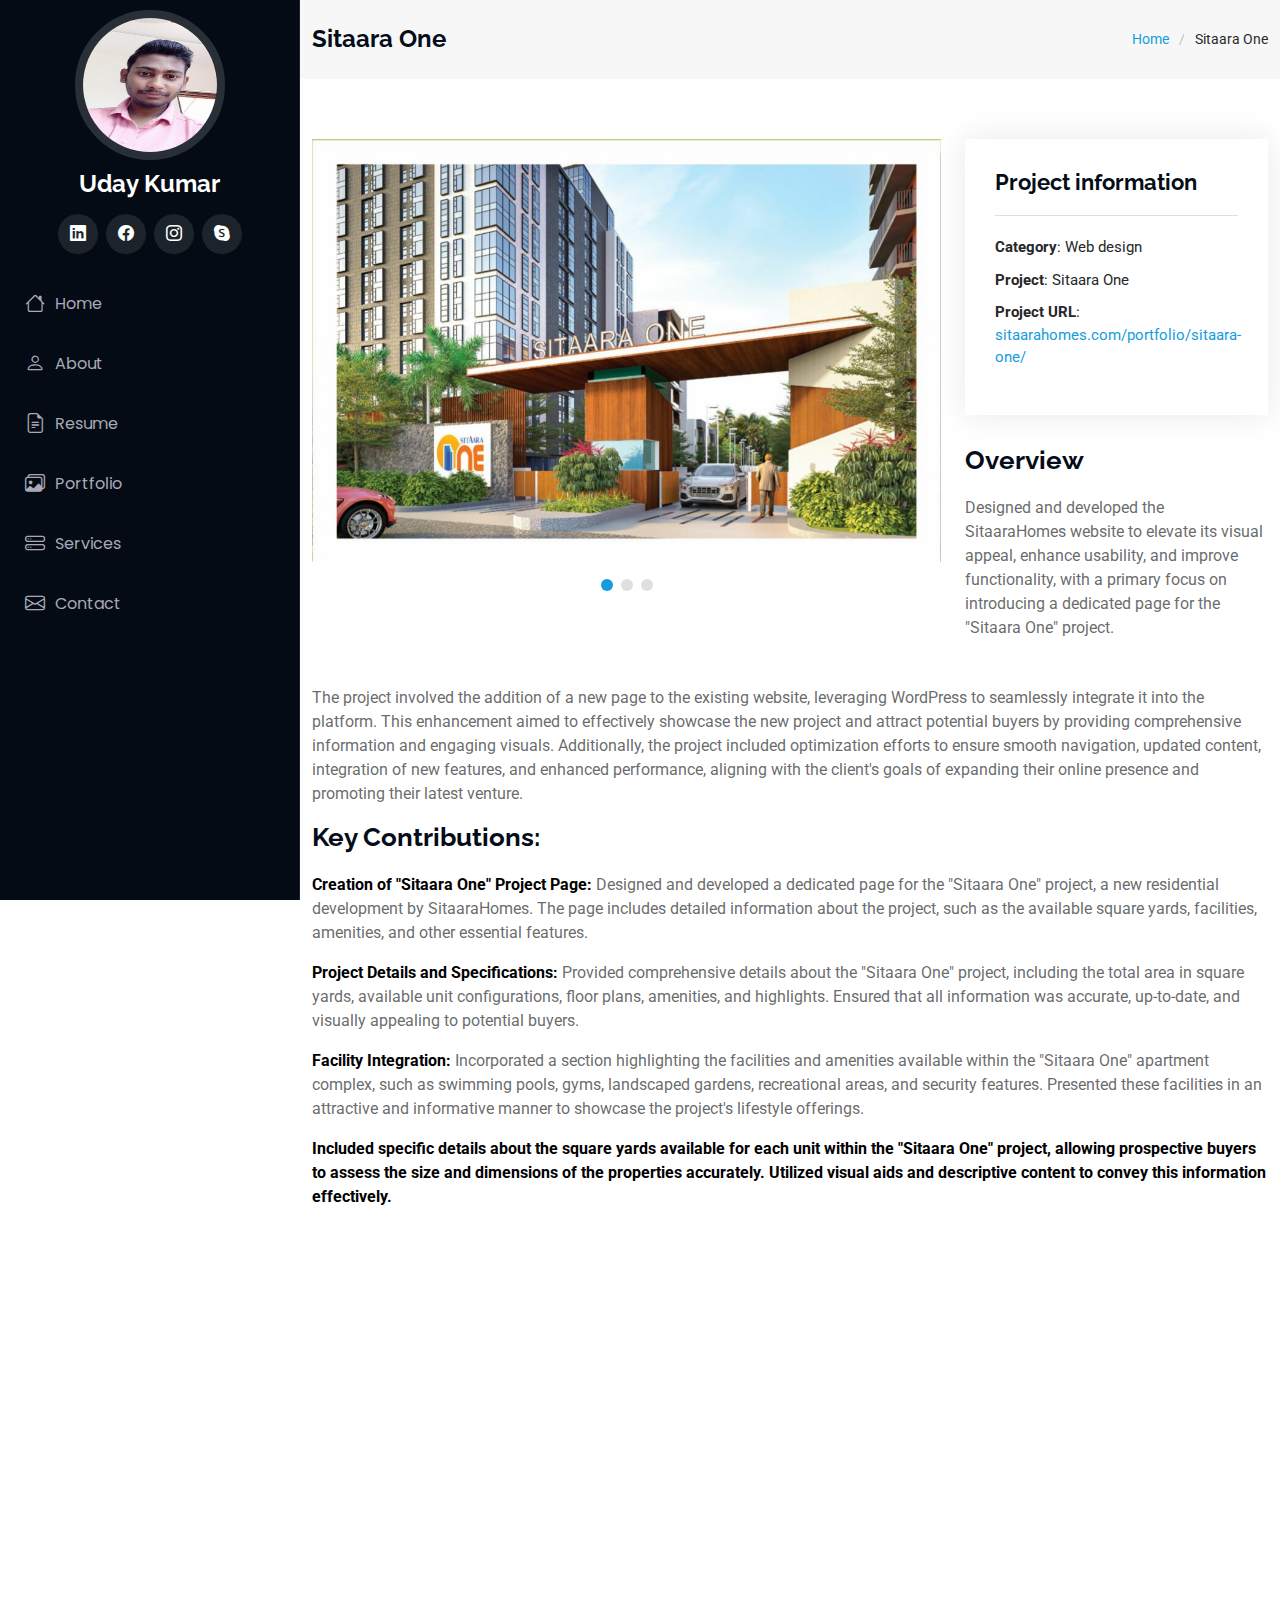
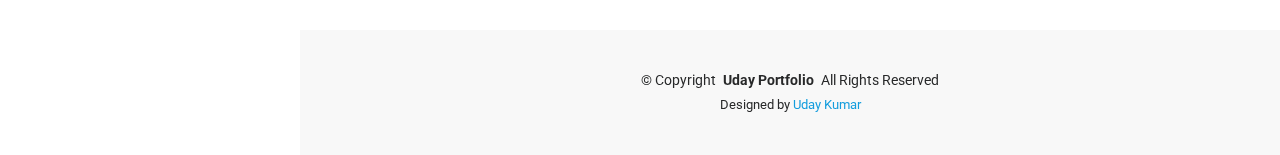
<file: sitaaraonedetails.html>
<!DOCTYPE html>
<html lang="en">
<head>
  <meta charset="utf-8">
  <meta content="width=device-width, initial-scale=1.0" name="viewport">
  <title>Sitaara One</title>
  <meta content="" name="description">
  <meta content="" name="keywords">
  <link href="assets/img/myprofile.jpg" rel="icon">
  <link href="assets/img/myprofile.jpg" rel="apple-touch-icon">
  <link href="https://fonts.googleapis.com" rel="preconnect">
  <link href="https://fonts.gstatic.com" rel="preconnect" crossorigin>
  <link
    href="https://fonts.googleapis.com/css2?family=Roboto:ital,wght@0,100;0,300;0,400;0,500;0,700;0,900;1,100;1,300;1,400;1,500;1,700;1,900&family=Poppins:ital,wght@0,100;0,200;0,300;0,400;0,500;0,600;0,700;0,800;0,900;1,100;1,200;1,300;1,400;1,500;1,600;1,700;1,800;1,900&family=Raleway:ital,wght@0,100;0,200;0,300;0,400;0,500;0,600;0,700;0,800;0,900;1,100;1,200;1,300;1,400;1,500;1,600;1,700;1,800;1,900&display=swap"
    rel="stylesheet">
  <link href="assets/vendor/bootstrap/css/bootstrap.min.css" rel="stylesheet">
  <link href="assets/vendor/bootstrap-icons/bootstrap-icons.css" rel="stylesheet">
  <link href="assets/vendor/aos/aos.css" rel="stylesheet">
  <link href="assets/vendor/glightbox/css/glightbox.min.css" rel="stylesheet">
  <link href="assets/vendor/swiper/swiper-bundle.min.css" rel="stylesheet">
  <link href="assets/css/main.css" rel="stylesheet">
</head>

<body class="portfolio-details-page">

  <header id="header" class="header d-flex flex-column">
    <i class="header-toggle d-xl-none bi bi-list"></i>

    <div class="profile-img">
      <img src="assets/img/myprofile.jpg" alt="" class="img-fluid rounded-circle">
    </div>

    <a href="index.html" class="logo d-flex align-items-center justify-content-center">
      <h1 class="sitename">Uday Kumar</h1>
    </a>

    <div class="social-links text-center">
      <a href="https://www.linkedin.com/in/uday-kumar-0290711aa/" class="linkedin"><i class="bi bi-linkedin"></i></a>
      <a href="https://www.facebook.com/murarishettyudaykumar" class="facebook"><i class="bi bi-facebook"></i></a>
      <a href="https://www.instagram.com/uday_kumar2345/" class="instagram"><i class="bi bi-instagram"></i></a>
      <a href="#" class="google-plus"><i class="bi bi-skype"></i></a>
    </div>

    <nav id="navmenu" class="navmenu">
      <ul>
        <li><a href="index.html"><i class="bi bi-house navicon"></i>Home</a></li>
        <li><a href="#about"><i class="bi bi-person navicon"></i> About</a></li>
        <li><a href="#resume"><i class="bi bi-file-earmark-text navicon"></i> Resume</a></li>
        <li><a href="#portfolio"><i class="bi bi-images navicon"></i> Portfolio</a></li>
        <li><a href="#services"><i class="bi bi-hdd-stack navicon"></i> Services</a></li>
        <li><a href="#contact"><i class="bi bi-envelope navicon"></i> Contact</a></li>
      </ul>
    </nav>

  </header>

  <main class="main">

    <!-- Page Title -->
    <div class="page-title" data-aos="fade">
      <div class="container d-lg-flex justify-content-between align-items-center">
        <h1 class="mb-2 mb-lg-0">Sitaara One</h1>
        <nav class="breadcrumbs">
          <ol>
            <li><a href="index.html">Home</a></li>
            <li class="current">Sitaara One</li>
          </ol>
        </nav>
      </div>
    </div><!-- End Page Title -->

    <!-- Portfolio Details Section -->
    <section id="portfolio-details" class="portfolio-details section">

      <div class="container" data-aos="fade-up" data-aos-delay="100">

        <div class="row gy-4">

          <div class="col-lg-8">
            <div class="portfolio-details-slider swiper init-swiper">

              <script type="application/json" class="swiper-config">
                {
                  "loop": true,
                  "speed": 600,
                  "autoplay": {
                    "delay": 5000
                  },
                  "slidesPerView": "auto",
                  "pagination": {
                    "el": ".swiper-pagination",
                    "type": "bullets",
                    "clickable": true
                  }
                }
              </script>

              <div class="swiper-wrapper align-items-center">

                <div class="swiper-slide">
                  <img src="images/sitaaraoneimg2.jpg" alt="">
                </div>

                <div class="swiper-slide">
                  <img src="images/sitaaraoneimg4.png" alt="">
                </div>

                <div class="swiper-slide">
                  <img src="images/sitaaraoneimg3.jpg" alt="">
                </div>

              </div>
              <div class="swiper-pagination"></div>
            </div>
          </div>

          <div class="col-lg-4">
            <div class="portfolio-info" data-aos="fade-up" data-aos-delay="200">
              <h3>Project information</h3>
              <ul>
                <li><strong>Category</strong>: Web design</li>
                <li><strong>Project</strong>: Sitaara One</li>
                <li><strong>Project URL</strong>: <a href="https://sitaarahomes.com/portfolio/sitaara-one/" target="_blank">sitaarahomes.com/portfolio/sitaara-one/</a></li>
              </ul>
            </div>
            <div class="portfolio-description" data-aos="fade-up" data-aos-delay="300">
              <h2>Overview</h2>
              <p>
                Designed and developed the SitaaraHomes website to elevate its visual appeal, enhance usability, and improve functionality, 
                with a primary focus on introducing a dedicated page for the 
                "Sitaara One" project.</p>
            </div>
          </div>
        </div>

      </div>
      <div class="container" data-aos="fade-up" data-aos-delay="100">
        <div class="portfolio-description" data-aos="fade-up" data-aos-delay="300">
            <p>The project involved the addition of a 
              new page to the existing website, leveraging WordPress to seamlessly integrate 
              it into the platform. This enhancement aimed to effectively showcase the new 
              project and attract potential buyers by providing comprehensive information and 
              engaging visuals. Additionally, the project included optimization efforts to 
              ensure smooth navigation, updated content, integration of new features, and 
              enhanced performance, aligning with the client's goals of expanding their online 
              presence and promoting their latest venture.
            </p>
          <h2>Key Contributions:</h2>
          <p><b style="color : #000000">Creation of "Sitaara One" Project Page:  </b>   
            Designed and developed a dedicated page for the "Sitaara One" project, 
            a new residential development by SitaaraHomes. The page includes detailed
            information about the project, such as the available square yards, 
            facilities, amenities, and other essential features.
          </p>

          <p><b style="color : #000000">Project Details and Specifications:</b> 
            Provided comprehensive details about the "Sitaara One" 
            project, including the total area in square yards, available unit 
            configurations, floor plans, amenities, and highlights. 
            Ensured that all information was accurate, up-to-date, and 
            visually appealing to potential buyers.
          </p>

          <p><b style="color : #000000">Facility Integration: </b>Incorporated a 
            section highlighting the facilities and amenities available within the 
            "Sitaara One" apartment complex, such as swimming pools, gyms, 
            landscaped gardens, recreational areas, and security features. 
            Presented these facilities in an attractive and informative 
            manner to showcase the project's lifestyle offerings.</p>

          <p><b style="color : #000000">Included specific details about the square 
            yards available for each unit within the "Sitaara One" project, 
            allowing prospective buyers to assess the size and dimensions of the 
            properties accurately. Utilized visual aids and descriptive content to 
            convey this information effectively.</p>
        </div>
      </div>

      <div class="container" data-aos="fade-up" data-aos-delay="100">
        <div class="portfolio-description" data-aos="fade-up" data-aos-delay="300">
          <h2>Technologies Utilized:</h2>
          <p><b style="color : #000000">WordPress:</b> Built the website on the WordPress platform,
            leveraging its flexibility and scalability to accommodate the client's
            requirements and preferences effectively.</p>
          <p><b style="color : #000000">HTML/CSS:</b> Employed front-end technologies to customize the website's
            appearance and functionality, ensuring a seamless and visually appealing user experience across all devices.
          </p>
        </div>
      </div>

      <div class="container" data-aos="fade-up" data-aos-delay="100">
        <p>Results : </b>
          Designed SitaaraHomes website, with its dedicated 
          "Sitaara One" project page, successfully achieved the client's
          objectives of promoting the new residential development and 
          attracting potential buyers. The inclusion of comprehensive project 
          details, facility information, and sq yards specifications enhanced 
          user engagement and facilitated informed decision-making for 
          prospective customers. The visually appealing design, intuitive 
          navigation, and optimized performance contributed to an enhanced 
          user experience, driving increased interest and inquiries for the 
          "Sitaara One" project.
        </p>
      </div>
      </div>

    </section>

  </main>

  <footer id="footer" class="footer position-relative">

    <div class="container">
      <div class="copyright text-center ">
        <p>© <span>Copyright</span> <strong class="px-1 sitename">Uday Portfolio</strong> <span>All Rights Reserved</span></p>
        </p>
      </div>
      <div class="credits">
        <!-- All the links in the footer should remain intact. -->
        <!-- You can delete the links only if you've purchased the pro version. -->
        <!-- Licensing information: https://bootstrapmade.com/license/ -->
        <!-- Purchase the pro version with working PHP/AJAX contact form: [buy-url] -->
        Designed by <a href="index.html">Uday Kumar</a>
      </div>
    </div>

  </footer>

  <!-- Scroll Top -->
  <a href="#" id="scroll-top" class="scroll-top d-flex align-items-center justify-content-center"><i
      class="bi bi-arrow-up-short"></i></a>

  <!-- Preloader -->
  <div id="preloader"></div>

  <!-- Vendor JS Files -->
  <script src="assets/vendor/bootstrap/js/bootstrap.bundle.min.js"></script>
  <script src="assets/vendor/php-email-form/validate.js"></script>
  <script src="assets/vendor/aos/aos.js"></script>
  <script src="assets/vendor/typed.js/typed.umd.js"></script>
  <script src="assets/vendor/purecounter/purecounter_vanilla.js"></script>
  <script src="assets/vendor/waypoints/noframework.waypoints.js"></script>
  <script src="assets/vendor/glightbox/js/glightbox.min.js"></script>
  <script src="assets/vendor/imagesloaded/imagesloaded.pkgd.min.js"></script>
  <script src="assets/vendor/isotope-layout/isotope.pkgd.min.js"></script>
  <script src="assets/vendor/swiper/swiper-bundle.min.js"></script>

  <!-- Main JS File -->
  <script src="assets/js/main.js"></script>

</body>

</html>
</file>
<file: assets/css/main.css>
:root {
  --default-font: "Roboto",  system-ui, -apple-system, "Segoe UI", Roboto, "Helvetica Neue", Arial, "Noto Sans", "Liberation Sans", sans-serif, "Apple Color Emoji", "Segoe UI Emoji", "Segoe UI Symbol", "Noto Color Emoji";
  --heading-font: "Raleway",  sans-serif;
  --nav-font: "Poppins",  sans-serif;
}
:root { 
  --background-color: #ffffff; /* Background color for the entire website, including individual sections */
  --default-color: #272829; /* Default color used for the majority of the text content across the entire website */
  --heading-color: #050d18; /* Color for headings, subheadings and title throughout the website */
  --accent-color: #149ddd; /* Accent color that represents your brand on the website. It's used for buttons, links, and other elements that need to stand out */
  --contrast-color: #ffffff; /* The contrast color is used for elements when the background color is one of the heading, accent, or default colors. Its purpose is to ensure proper contrast and readability when placed over these more dominant colors */
}
:root {
  --nav-color: #a8a9b4;  /* The default color of the main navmenu links */
  --nav-hover-color: #ffffff; /* Applied to main navmenu links when they are hovered over or active */
  --nav-dropdown-background-color: #ffffff; /* Used as the background color for dropdown items that appear when hovering over primary navigation items */
  --nav-dropdown-color: #212529; /* Used for navigation links of the dropdown items in the navigation menu. */
  --nav-dropdown-hover-color: #149ddd; /* Similar to --nav-hover-color, this color is applied to dropdown navigation links when they are hovered over. */
}
.img-fluid {
  max-height: 300px;
  width: 17em;
  display: block;
  margin: auto;
}



.resumebtn {
  border: 2px solid #0000ff;
  background-color: #0000ff;
  padding: 10px 15px; /* Adjust padding to accommodate the icon */
  border-radius: 6px;
  color: #ffffff;
  position: relative;
  text-decoration: none;
  display: inline-block; /* Ensure the element respects its content size */
  transition: background-color 0.3s ease, color 0.3s ease, border-color 0.3s ease;
}

.resumebtn span {
  position: relative;
  display: inline-block; /* Ensure underline is only under the text */
}

.resumebtn span::after {
  content: '';
  position: absolute;
  bottom: -2px; /* Adjust this value to position the underline closer to the text */
  left: 0;
  width: 100%;
  height: 2px;
  background-color: #0000ff;
  transform: scaleX(0);
  transform-origin: bottom right;
  transition: transform 0.3s ease-out;
}

.resumebtn:hover {
  background-color: #ffffff;
  color: #0000ff;
  border-color: #0000ff;
}

.resumebtn:hover span::after {
  transform: scaleX(1);
  transform-origin: bottom left;
}

.resumebtn i {
  margin-right: 8px; /* Add space between the icon and text */
}




















.myname{
  color: #173b6c;
}
:root {
  --header-background-color: #040b14;
  --header-color: #ffffff;
}

/* Smooth scroll */
:root {
  scroll-behavior: smooth;
}

/*--------------------------------------------------------------
# General
--------------------------------------------------------------*/
body {
  color: var(--default-color);
  background-color: var(--background-color);
  font-family: var(--default-font);
}

a {
  color: var(--accent-color);
  text-decoration: none;
  transition: 0.3s;
}

a:hover {
  color: color-mix(in srgb, var(--accent-color), transparent 25%);
  text-decoration: none;
}

h1,
h2,
h3,
h4,
h5,
h6 {
  color: var(--heading-color);
  font-family: var(--heading-font);
}
.header {
  --background-color: var(--header-background-color);
  --default-color: var(--header-color);
  --heading-color: var(--header-color);
  color: var(--default-color);
  background-color: var(--background-color);
  position: fixed;
  top: 0;
  left: 0;
  bottom: 0;
  padding: 0 15px;
  width: 300px;
  transition: all ease-in-out 0.3s;
  overflow-y: auto;
  z-index: 997;
  border-right: 1px solid color-mix(in srgb, var(--default-color), transparent 90%);
}

.header .profile-img img {
  display: block;
  width: 150px;
  height: 150px;
  margin: 10px auto;
  border: 8px solid color-mix(in srgb, var(--default-color), transparent 85%);
}

.header .logo {
  line-height: 1;
  margin-bottom: 15px;
}

.header .logo img {
  max-height: 32px;
  margin-right: 8px;
}

.header .logo h1 {
  font-size: 24px;
  margin: 0;
  font-weight: 700;
  color: var(--heading-color);
}

.header .social-links {
  margin: 0 0 20px 0;
}

.header .social-links a {
  font-size: 16px;
  display: inline-flex;
  align-items: center;
  justify-content: center;
  background: color-mix(in srgb, var(--default-color), transparent 90%);
  color: var(--default-color);
  margin: 0 2px;
  border-radius: 50%;
  text-align: center;
  width: 40px;
  height: 40px;
  transition: 0.3s;
}

.header .social-links a:hover {
  color: var(--contrast-color);
  background: var(--accent-color);
}

@media (min-width: 1200px) {

  .header~main,
  .header~#footer {
    margin-left: 300px;
  }
}

@media (max-width: 1199px) {
  .header {
    left: -100%;
  }
}

.header.header-show {
  left: 0;
}

.header .header-toggle {
  color: var(--contrast-color);
  background-color: var(--accent-color);
  font-size: 22px;
  display: flex;
  align-items: center;
  justify-content: center;
  width: 40px;
  height: 40px;
  border-radius: 50%;
  cursor: pointer;
  position: fixed;
  top: 15px;
  right: 15px;
  z-index: 9999;
  transition: background-color 0.3s;
}

.header .header-toggle:hover {
  color: var(--contrast-color);
  background-color: color-mix(in srgb, var(--accent-color) 90%, white 15%);
}

/*--------------------------------------------------------------
# Navigation Menu
--------------------------------------------------------------*/
.mobile-nav-toggle {
  display: none;
}

.navmenu {
  padding: 0;
  z-index: 9997;
}

.navmenu ul {
  list-style: none;
  padding: 0 0 20px 0;
  margin: 0;
}

.navmenu a,
.navmenu a:focus {
  color: var(--nav-color);
  padding: 15px 10px;
  font-family: var(--nav-font);
  font-size: 16px;
  font-weight: 400;
  display: flex;
  align-items: center;
  white-space: nowrap;
  transition: 0.3s;
  width: 100%;
}

.navmenu a .navicon,
.navmenu a:focus .navicon {
  font-size: 20px;
  margin-right: 10px;
}

.navmenu a .toggle-dropdown,
.navmenu a:focus .toggle-dropdown {
  font-size: 12px;
  line-height: 0;
  margin-left: auto;
  width: 30px;
  height: 30px;
  display: flex;
  align-items: center;
  justify-content: center;
  border-radius: 50%;
  transition: 0.3s;
  flex-shrink: 0;
  background-color: color-mix(in srgb, var(--accent-color), transparent 90%);
}

.navmenu a .toggle-dropdown:hover,
.navmenu a:focus .toggle-dropdown:hover {
  background-color: var(--accent-color);
  color: var(--contrast-color);
}

.navmenu a:hover,
.navmenu .active,
.navmenu .active:focus {
  color: var(--nav-hover-color);
}

.navmenu a:hover .navicon,
.navmenu .active .navicon,
.navmenu .active:focus .navicon {
  color: var(--accent-color);
}

.navmenu .active .toggle-dropdown,
.navmenu .active:focus .toggle-dropdown {
  background-color: var(--accent-color);
  color: var(--contrast-color);
  transform: rotate(180deg);
}

.navmenu .dropdown {
  display: block;
}

.navmenu .dropdown a,
.navmenu .dropdown a:focus {
  color: --nav-dropdown-color;
}

.navmenu .dropdown a:hover,
.navmenu .dropdown .active,
.navmenu .dropdown .active:focus {
  color: var(--nav-dropdown-hover-color);
}

.navmenu .dropdown ul {
  position: static;
  display: none;
  z-index: 99;
  padding: 5px 10px;
  margin: 5px 10px;
  background-color: var(--nav-dropdown-background-color);
  border: 1px solid color-mix(in srgb, var(--default-color), transparent 90%);
  box-shadow: none;
  transition: all 0.5s ease-in-out;
}

.navmenu .dropdown ul ul {
  background-color: rgba(33, 37, 41, 0.1);
}

.navmenu .dropdown>.dropdown-active {
  display: block;
  background-color: rgba(33, 37, 41, 0.03);
}

/*--------------------------------------------------------------
# Global Footer
--------------------------------------------------------------*/
.footer {
  --background-color: color-mix(in srgb, var(--default-color), transparent 97%);
  color: var(--default-color);
  background-color: var(--background-color);
  font-size: 14px;
  padding: 40px 0;
  position: relative;
}

.footer .copyright p {
  margin-bottom: 0;
}

.footer .credits {
  margin-top: 4px;
  font-size: 13px;
  text-align: center;
}

/*--------------------------------------------------------------
# Preloader
--------------------------------------------------------------*/
#preloader {
  position: fixed;
  inset: 0;
  z-index: 999999;
  overflow: hidden;
  background: var(--background-color);
  transition: all 0.6s ease-out;
}

#preloader:before {
  content: "";
  position: fixed;
  top: calc(50% - 30px);
  left: calc(50% - 30px);
  border: 6px solid #ffffff;
  border-color: var(--accent-color) transparent var(--accent-color) transparent;
  border-radius: 50%;
  width: 60px;
  height: 60px;
  animation: animate-preloader 1.5s linear infinite;
}

@keyframes animate-preloader {
  0% {
    transform: rotate(0deg);
  }

  100% {
    transform: rotate(360deg);
  }
}

/*--------------------------------------------------------------
# Scroll Top Button
--------------------------------------------------------------*/
.scroll-top {
  position: fixed;
  visibility: hidden;
  opacity: 0;
  right: 15px;
  bottom: -15px;
  z-index: 99999;
  background-color: var(--accent-color);
  width: 44px;
  height: 44px;
  border-radius: 50px;
  transition: all 0.4s;
}

.scroll-top i {
  font-size: 24px;
  color: var(--contrast-color);
  line-height: 0;
}

.scroll-top:hover {
  background-color: color-mix(in srgb, var(--accent-color), transparent 20%);
  color: var(--contrast-color);
}

.scroll-top.active {
  visibility: visible;
  opacity: 1;
  bottom: 15px;
}

/*--------------------------------------------------------------
# Disable aos animation delay on mobile devices
--------------------------------------------------------------*/
@media screen and (max-width: 768px) {
  [data-aos-delay] {
    transition-delay: 0 !important;
  }
}

/*--------------------------------------------------------------
# Global Page Titles & Breadcrumbs
--------------------------------------------------------------*/
.page-title {
  --background-color: color-mix(in srgb, var(--default-color), transparent 96%);
  color: var(--default-color);
  background-color: var(--background-color);
  padding: 25px 0;
  position: relative;
}

.page-title h1 {
  font-size: 24px;
  font-weight: 700;
}

.page-title .breadcrumbs ol {
  display: flex;
  flex-wrap: wrap;
  list-style: none;
  padding: 0;
  margin: 0;
  font-size: 14px;
  font-weight: 400;
}

.page-title .breadcrumbs ol li+li {
  padding-left: 10px;
}

.page-title .breadcrumbs ol li+li::before {
  content: "/";
  display: inline-block;
  padding-right: 10px;
  color: color-mix(in srgb, var(--default-color), transparent 70%);
}

/*--------------------------------------------------------------
# Global Sections
--------------------------------------------------------------*/
section,
.section {
  color: var(--default-color);
  background-color: var(--background-color);
  padding: 60px 0;
  overflow: clip;
}

/*--------------------------------------------------------------
# Global Section Titles
--------------------------------------------------------------*/
.section-title {
  padding-bottom: 60px;
  position: relative;
}

.section-title h2 {
  font-size: 32px;
  font-weight: 700;
  margin-bottom: 20px;
  padding-bottom: 20px;
  position: relative;
}

.section-title h2:after {
  content: "";
  position: absolute;
  display: block;
  width: 50px;
  height: 3px;
  background: var(--accent-color);
  left: 0;
  bottom: 0;
}

.section-title p {
  margin-bottom: 0;
}

/*--------------------------------------------------------------
# Hero Section
--------------------------------------------------------------*/
.hero {
  --default-color: #ffffff;
  --background-color: #000000;
  --heading-color: #ffffff;
  width: 100%;
  min-height: 100vh;
  position: relative;
  padding: 80px 0;
  display: flex;
  align-items: center;
  justify-content: center;
}

.hero img {
  position: absolute;
  inset: 0;
  display: block;
  width: 100%;
  height: 100%;
  object-fit: cover;
  z-index: 1;
}

.hero:before {
  content: "";
  background: color-mix(in srgb, var(--background-color), transparent 70%);
  position: absolute;
  inset: 0;
  z-index: 2;
}

.hero .container {
  position: relative;
  z-index: 3;
}

.hero h2 {
  margin: 0;
  font-size: 64px;
  font-weight: 700;
}

.hero p {
  margin: 5px 0 0 0;
  font-size: 26px;
}

.hero p span {
  letter-spacing: 1px;
  border-bottom: 2px solid var(--accent-color);
}

.hero .social-links {
  margin-top: 25px;
}

.hero .social-links a {
  font-size: 24px;
  display: inline-block;
  color: color-mix(in srgb, var(--default-color), transparent 50%);
  line-height: 1;
  margin-right: 20px;
  transition: 0.3s;
}

.hero .social-links a:hover {
  color: var(--accent-color);
}

@media (max-width: 768px) {
  .hero h2 {
    font-size: 32px;
  }

  .hero p {
    font-size: 20px;
  }
}

/*--------------------------------------------------------------
# About Section
--------------------------------------------------------------*/
.about .content h2 {
  font-weight: 700;
  font-size: 24px;
}

.about .content ul {
  list-style: none;
  padding: 0;
}

.about .content ul li {
  margin-bottom: 20px;
  display: flex;
  align-items: center;
}

.about .content ul strong {
  margin-right: 10px;
}

.about .content ul i {
  font-size: 16px;
  margin-right: 5px;
  color: var(--accent-color);
  line-height: 0;
}

/*--------------------------------------------------------------
# Stats Section
--------------------------------------------------------------*/
.stats .stats-item {
  padding: 30px;
  width: 100%;
}

.stats .stats-item i {
  color: var(--accent-color);
  display: block;
  font-size: 44px;
  float: left;
  line-height: 0;
}

.stats .stats-item .purecounter {
  color: var(--heading-color);
  font-size: 48px;
  line-height: 40px;
  display: block;
  font-weight: 700;
  margin-left: 60px;
}

.stats .stats-item p {
  color: color-mix(in srgb, var(--default-color), transparent 40%);
  padding: 15px 0 0 0;
  margin: 0 0 0 60px;
  font-family: var(--heading-font);
  font-size: 14px;
}

/*--------------------------------------------------------------
# Skills Section
--------------------------------------------------------------*/
.skills {
  --background-color: color-mix(in srgb, var(--accent-color), transparent 95%);
}

.skills .progress {
  height: 60px;
  display: block;
  background: none;
  border-radius: 0;
}

.skills .progress .skill {
  color: var(--heading-color);
  padding: 0;
  margin: 0 0 6px 0;
  text-transform: uppercase;
  display: block;
  font-weight: 600;
  font-family: var(--heading-font);
}

.skills .progress .skill .val {
  float: right;
  font-style: normal;
}

.skills .progress-bar-wrap {
  background: color-mix(in srgb, var(--default-color), transparent 90%);
  height: 10px;
}

.skills .progress-bar {
  width: 1px;
  height: 10px;
  transition: 0.9s;
  background-color: var(--accent-color);
}

/*--------------------------------------------------------------
# Resume Section
--------------------------------------------------------------*/
.resume .resume-title {
  color: var(--heading-color);
  font-size: 26px;
  font-weight: 700;
  margin-top: 20px;
  margin-bottom: 20px;
}

.resume .resume-item {
  padding: 0 0 20px 20px;
  margin-top: -2px;
  border-left: 2px solid var(--accent-color);
  position: relative;
}

.resume .resume-item h4 {
  line-height: 18px;
  font-size: 18px;
  font-weight: 600;
  text-transform: uppercase;
  color: color-mix(in srgb, var(--default-color), transparent 20%);
  margin-bottom: 10px;
}

.resume .resume-item h5 {
  font-size: 16px;
  padding: 5px 15px;
  display: inline-block;
  font-weight: 600;
  margin-bottom: 10px;
}

.resume .resume-item ul {
  padding-left: 20px;
}

.resume .resume-item ul li {
  padding-bottom: 10px;
}

.resume .resume-item:last-child {
  padding-bottom: 0;
}

.resume .resume-item::before {
  content: "";
  position: absolute;
  width: 16px;
  height: 16px;
  border-radius: 50px;
  left: -9px;
  top: 0;
  background: var(--background-color);
  border: 2px solid var(--accent-color);
}

/*--------------------------------------------------------------
# Portfolio Section
--------------------------------------------------------------*/
.portfolio {
  --background-color: color-mix(in srgb, var(--accent-color), transparent 95%);
}

.portfolio .portfolio-filters {
  padding: 0;
  margin: 0 auto 20px auto;
  list-style: none;
  text-align: center;
}

.portfolio .portfolio-filters li {
  cursor: pointer;
  display: inline-block;
  padding: 0;
  font-size: 14px;
  font-weight: 400;
  margin: 0 10px;
  line-height: 1;
  text-transform: uppercase;
  margin-bottom: 10px;
  transition: all 0.3s ease-in-out;
}

.portfolio .portfolio-filters li:hover,
.portfolio .portfolio-filters li.filter-active {
  color: var(--accent-color);
}

.portfolio .portfolio-filters li:first-child {
  margin-left: 0;
}

.portfolio .portfolio-filters li:last-child {
  margin-right: 0;
}

@media (max-width: 575px) {
  .portfolio .portfolio-filters li {
    font-size: 14px;
    margin: 0 5px;
  }
}

.portfolio .portfolio-content {
  position: relative;
  overflow: hidden;
}

.portfolio .portfolio-content img {
  transition: 0.3s;
}

.portfolio .portfolio-content .portfolio-info {
  opacity: 0;
  position: absolute;
  inset: 0;
  z-index: 3;
  transition: all ease-in-out 0.3s;
  background: rgba(0, 0, 0, 0.6);
  padding: 15px;
}

.portfolio .portfolio-content .portfolio-info h4 {
  font-size: 14px;
  padding: 5px 10px;
  font-weight: 400;
  color: #ffffff;
  display: inline-block;
  background-color: var(--accent-color);
}

.portfolio .portfolio-content .portfolio-info p {
  position: absolute;
  bottom: 10px;
  text-align: center;
  display: inline-block;
  left: 0;
  right: 0;
  font-size: 16px;
  font-weight: 600;
  color: rgba(255, 255, 255, 0.8);
}

.portfolio .portfolio-content .portfolio-info .preview-link,
.portfolio .portfolio-content .portfolio-info .details-link {
  position: absolute;
  left: calc(50% - 40px);
  font-size: 26px;
  top: calc(50% - 14px);
  color: #fff;
  transition: 0.3s;
  line-height: 1.2;
}

.portfolio .portfolio-content .portfolio-info .preview-link:hover,
.portfolio .portfolio-content .portfolio-info .details-link:hover {
  color: var(--accent-color);
}

.portfolio .portfolio-content .portfolio-info .details-link {
  left: 50%;
  font-size: 34px;
  line-height: 0;
}

.portfolio .portfolio-content:hover .portfolio-info {
  opacity: 1;
}

.portfolio .portfolio-content:hover img {
  transform: scale(1.1);
}

/*--------------------------------------------------------------
# Services Section
--------------------------------------------------------------*/
.services .service-item {
  position: relative;
}

.services .service-item .icon {
  background: var(--accent-color);
  display: flex;
  align-items: center;
  justify-content: center;
  width: 54px;
  height: 54px;
  border-radius: 50%;
  transition: 0.5s;
  border: 1px solid var(--accent-color);
  margin-right: 20px;
}

.services .service-item .icon i {
  color: var(--contrast-color);
  font-size: 24px;
  line-height: 0;
}

.services .service-item:hover .icon {
  background: var(--contrast-color);
}

.services .service-item:hover .icon i {
  color: var(--accent-color);
}

.services .service-item .title {
  font-weight: 700;
  margin-bottom: 15px;
  font-size: 18px;
}

.services .service-item .title a {
  color: var(--heading-color);
}

.services .service-item .title a:hover {
  color: var(--accent-color);
}

.services .service-item .description {
  line-height: 24px;
  font-size: 14px;
}

/*--------------------------------------------------------------
# Testimonials Section
--------------------------------------------------------------*/
.testimonials {
  --background-color: color-mix(in srgb, var(--accent-color), transparent 95%);
}

.testimonials .testimonials-carousel,
.testimonials .testimonials-slider {
  overflow: hidden;
}

.testimonials .testimonial-item {
  box-sizing: content-box;
  text-align: center;
  min-height: 320px;
}

.testimonials .testimonial-item .testimonial-img {
  width: 90px;
  border-radius: 50%;
  margin: 0 auto;
}

.testimonials .testimonial-item h3 {
  font-size: 18px;
  font-weight: bold;
  margin: 10px 0 5px 0;
}

.testimonials .testimonial-item h4 {
  font-size: 14px;
  color: color-mix(in srgb, var(--default-color), transparent 20%);
  margin: 0;
}

.testimonials .testimonial-item .quote-icon-left,
.testimonials .testimonial-item .quote-icon-right {
  color: color-mix(in srgb, var(--accent-color), transparent 40%);
  font-size: 26px;
  line-height: 0;
}

.testimonials .testimonial-item .quote-icon-left {
  display: inline-block;
  left: -5px;
  position: relative;
}

.testimonials .testimonial-item .quote-icon-right {
  display: inline-block;
  right: -5px;
  position: relative;
  top: 10px;
  transform: scale(-1, -1);
}

.testimonials .testimonial-item p {
  font-style: italic;
  margin: 0 15px 15px 15px;
  padding: 20px;
  background-color: var(--contrast-color);
  position: relative;
  margin-bottom: 35px;
  border-radius: 6px;
  box-shadow: 0px 2px 15px color-mix(in srgb, var(--default-color), transparent 90%);
}

.testimonials .testimonial-item p::after {
  content: "";
  width: 0;
  height: 0;
  border-top: 20px solid var(--contrast-color);
  border-right: 20px solid transparent;
  border-left: 20px solid transparent;
  position: absolute;
  bottom: -20px;
  left: calc(50% - 20px);
}

.testimonials .swiper-wrapper {
  height: auto;
}

.testimonials .swiper-pagination {
  margin-top: 40px;
  position: relative;
}

.testimonials .swiper-pagination .swiper-pagination-bullet {
  width: 12px;
  height: 12px;
  background-color: var(--background-color);
  opacity: 1;
  border: 1px solid var(--accent-color);
}

.testimonials .swiper-pagination .swiper-pagination-bullet-active {
  background-color: var(--accent-color);
}

/*--------------------------------------------------------------
# Contact Section
--------------------------------------------------------------*/
.contact .info-wrap {
  box-shadow: 0px 0px 20px color-mix(in srgb, var(--default-color), transparent 90%);
  padding: 30px;
}

@media (max-width: 575px) {
  .contact .info-wrap {
    padding: 20px;
  }
}

.contact .info-item {
  margin-bottom: 40px;
}

.contact .info-item i {
  font-size: 20px;
  color: var(--accent-color);
  background: color-mix(in srgb, var(--accent-color), transparent 92%);
  width: 44px;
  height: 44px;
  display: flex;
  justify-content: center;
  align-items: center;
  border-radius: 50px;
  transition: all 0.3s ease-in-out;
  margin-right: 15px;
}

.contact .info-item h3 {
  font-size: 20px;
  padding: 0;
  font-size: 18px;
  font-weight: 700;
  margin-bottom: 5px;
}

.contact .info-item p {
  padding: 0;
  margin-bottom: 0;
  font-size: 14px;
}

.contact .info-item:hover i {
  background: var(--accent-color);
  color: var(--contrast-color);
}

.contact .php-email-form {
  height: 100%;
  padding: 30px;
  box-shadow: 0px 0px 20px color-mix(in srgb, var(--default-color), transparent 90%);
}

@media (max-width: 575px) {
  .contact .php-email-form {
    padding: 20px;
  }
}

.contact .php-email-form .error-message {
  display: none;
  background: #df1529;
  color: #ffffff;
  text-align: left;
  padding: 15px;
  margin-bottom: 24px;
  font-weight: 600;
}

.contact .php-email-form .sent-message {
  display: none;
  color: #ffffff;
  background: #059652;
  text-align: center;
  padding: 15px;
  margin-bottom: 24px;
  font-weight: 600;
}

.contact .php-email-form .loading {
  display: none;
  background: var(--background-color);
  text-align: center;
  padding: 15px;
  margin-bottom: 24px;
}

.contact .php-email-form .loading:before {
  content: "";
  display: inline-block;
  border-radius: 50%;
  width: 24px;
  height: 24px;
  margin: 0 10px -6px 0;
  border: 3px solid var(--accent-color);
  border-top-color: var(--background-color);
  animation: animate-loading 1s linear infinite;
}

.contact .php-email-form input[type=text],
.contact .php-email-form input[type=email],
.contact .php-email-form textarea {
  font-size: 14px;
  padding: 10px 15px;
  box-shadow: none;
  border-radius: 0;
  color: var(--default-color);
  background-color: color-mix(in srgb, var(--background-color), transparent 50%);
  border-color: color-mix(in srgb, var(--default-color), transparent 80%);
}

.contact .php-email-form input[type=text]:focus,
.contact .php-email-form input[type=email]:focus,
.contact .php-email-form textarea:focus {
  border-color: var(--accent-color);
}

.contact .php-email-form input[type=text]::placeholder,
.contact .php-email-form input[type=email]::placeholder,
.contact .php-email-form textarea::placeholder {
  color: color-mix(in srgb, var(--default-color), transparent 70%);
}

.contact .php-email-form button[type=submit] {
  color: var(--contrast-color);
  background: var(--accent-color);
  border: 0;
  padding: 10px 30px;
  transition: 0.4s;
  border-radius: 50px;
}

.contact .php-email-form button[type=submit]:hover {
  background: color-mix(in srgb, var(--accent-color), transparent 25%);
}

@keyframes animate-loading {
  0% {
    transform: rotate(0deg);
  }

  100% {
    transform: rotate(360deg);
  }
}

/*--------------------------------------------------------------
# Portfolio Details Section
--------------------------------------------------------------*/
.portfolio-details .portfolio-details-slider img {
  width: 100%;
}

.portfolio-details .portfolio-details-slider .swiper-pagination {
  margin-top: 20px;
  position: relative;
}

.portfolio-details .portfolio-details-slider .swiper-pagination .swiper-pagination-bullet {
  width: 12px;
  height: 12px;
  background-color: color-mix(in srgb, var(--default-color), transparent 85%);
  opacity: 1;
}

.portfolio-details .portfolio-details-slider .swiper-pagination .swiper-pagination-bullet-active {
  background-color: var(--accent-color);
}

.portfolio-details .portfolio-info {
  padding: 30px;
  box-shadow: 0px 0 30px color-mix(in srgb, var(--default-color), transparent 90%);
}

.portfolio-details .portfolio-info h3 {
  font-size: 22px;
  font-weight: 700;
  margin-bottom: 20px;
  padding-bottom: 20px;
  border-bottom: 1px solid color-mix(in srgb, var(--default-color), transparent 85%);
}

.portfolio-details .portfolio-info ul {
  list-style: none;
  padding: 0;
  font-size: 15px;
}

.portfolio-details .portfolio-info ul li+li {
  margin-top: 10px;
}

.portfolio-details .portfolio-description {
  padding-top: 30px;
}

.portfolio-details .portfolio-description h2 {
  font-size: 26px;
  font-weight: 700;
  margin-bottom: 20px;
}

.portfolio-details .portfolio-description p {
  padding: 0;
  color: color-mix(in srgb, var(--default-color), transparent 30%);
}

/*--------------------------------------------------------------
# Service Details Section
--------------------------------------------------------------*/
.service-details .services-list {
  padding: 10px 30px;
  border: 1px solid color-mix(in srgb, var(--default-color), transparent 90%);
  margin-bottom: 20px;
}

.service-details .services-list a {
  display: block;
  line-height: 1;
  padding: 8px 0 8px 15px;
  border-left: 3px solid color-mix(in srgb, var(--default-color), transparent 70%);
  margin: 20px 0;
  color: color-mix(in srgb, var(--default-color), transparent 20%);
  transition: 0.3s;
}

.service-details .services-list a.active {
  color: var(--heading-color);
  font-weight: 700;
  border-color: var(--accent-color);
}

.service-details .services-list a:hover {
  border-color: var(--accent-color);
}

.service-details .services-img {
  margin-bottom: 20px;
}

.service-details h3 {
  font-size: 26px;
  font-weight: 700;
}

.service-details h4 {
  font-size: 20px;
  font-weight: 700;
}

.service-details p {
  font-size: 15px;
}

.service-details ul {
  list-style: none;
  padding: 0;
  font-size: 15px;
}

.service-details ul li {
  padding: 5px 0;
  display: flex;
  align-items: center;
}

.service-details ul i {
  font-size: 20px;
  margin-right: 8px;
  color: var(--accent-color);
}

/*--------------------------------------------------------------
# Starter Section Section
--------------------------------------------------------------*/
.starter-section {
  /* Add your styles here */
}
</file>
